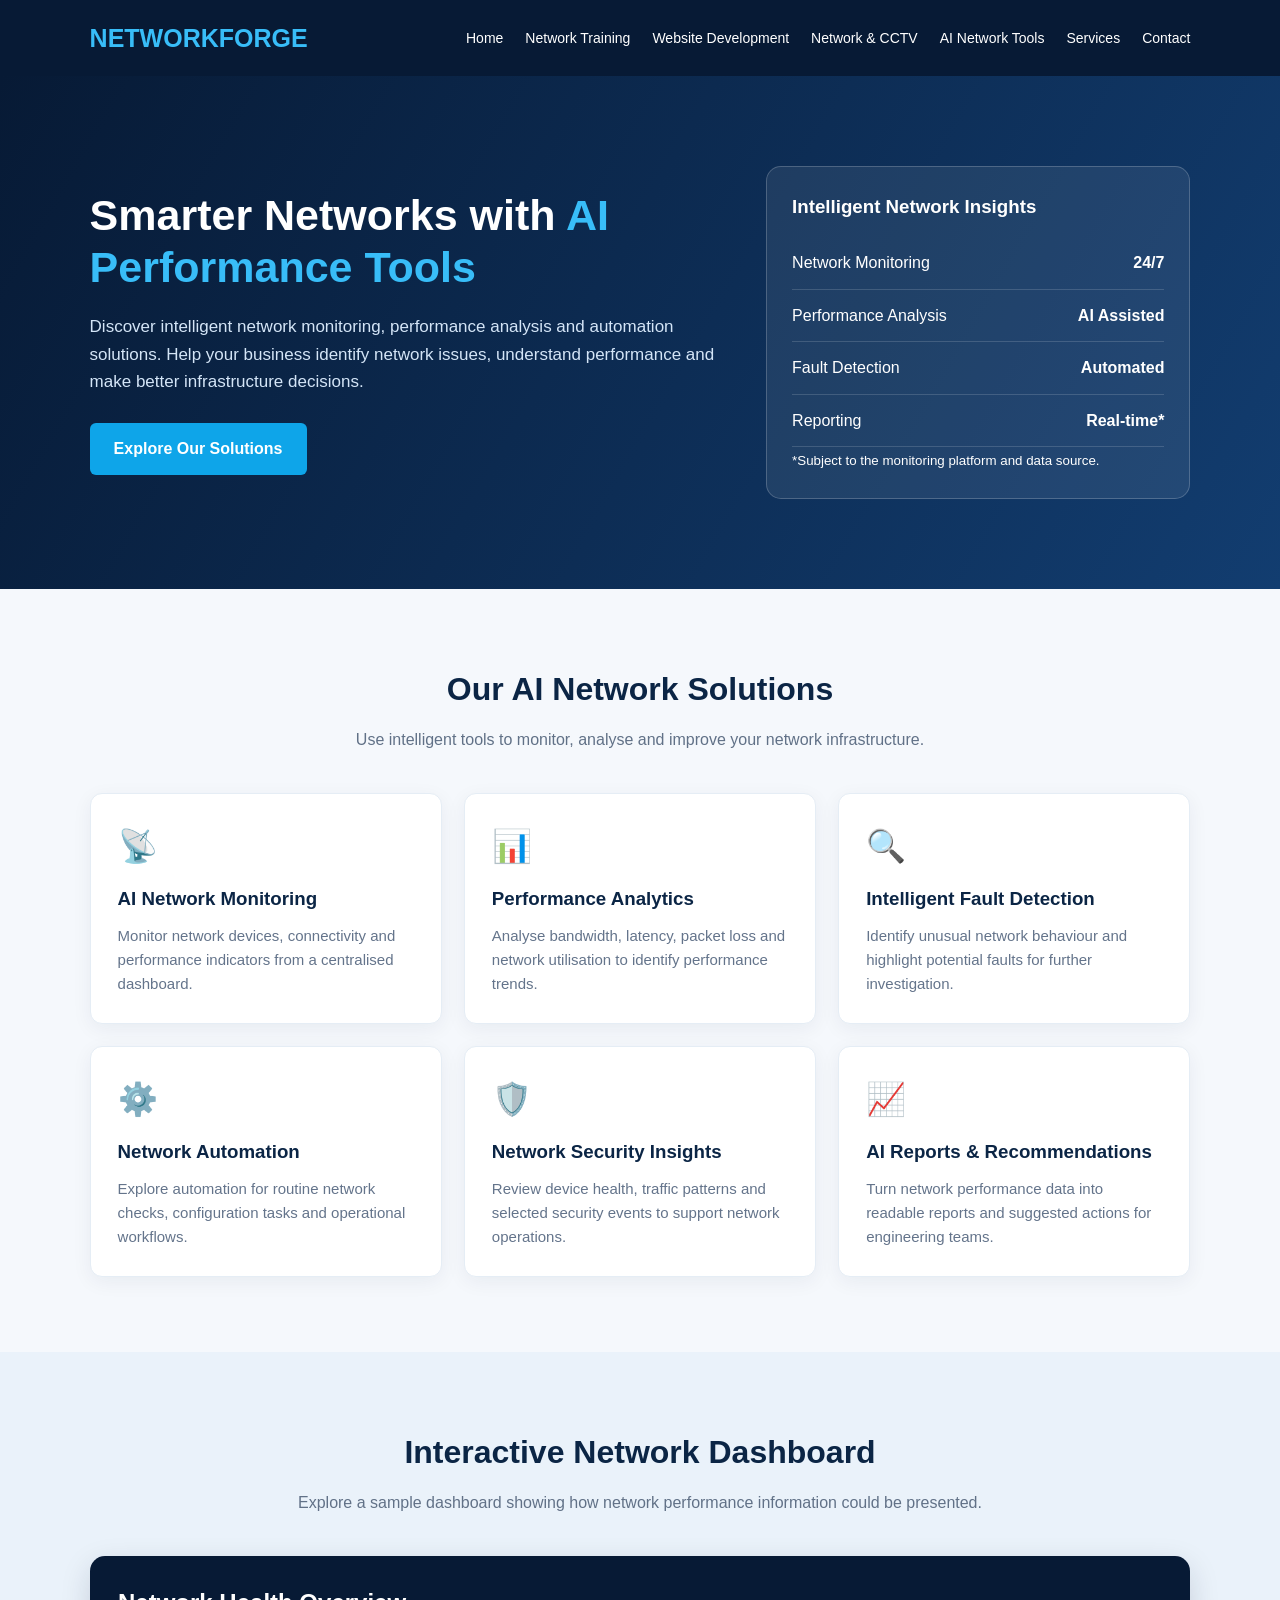
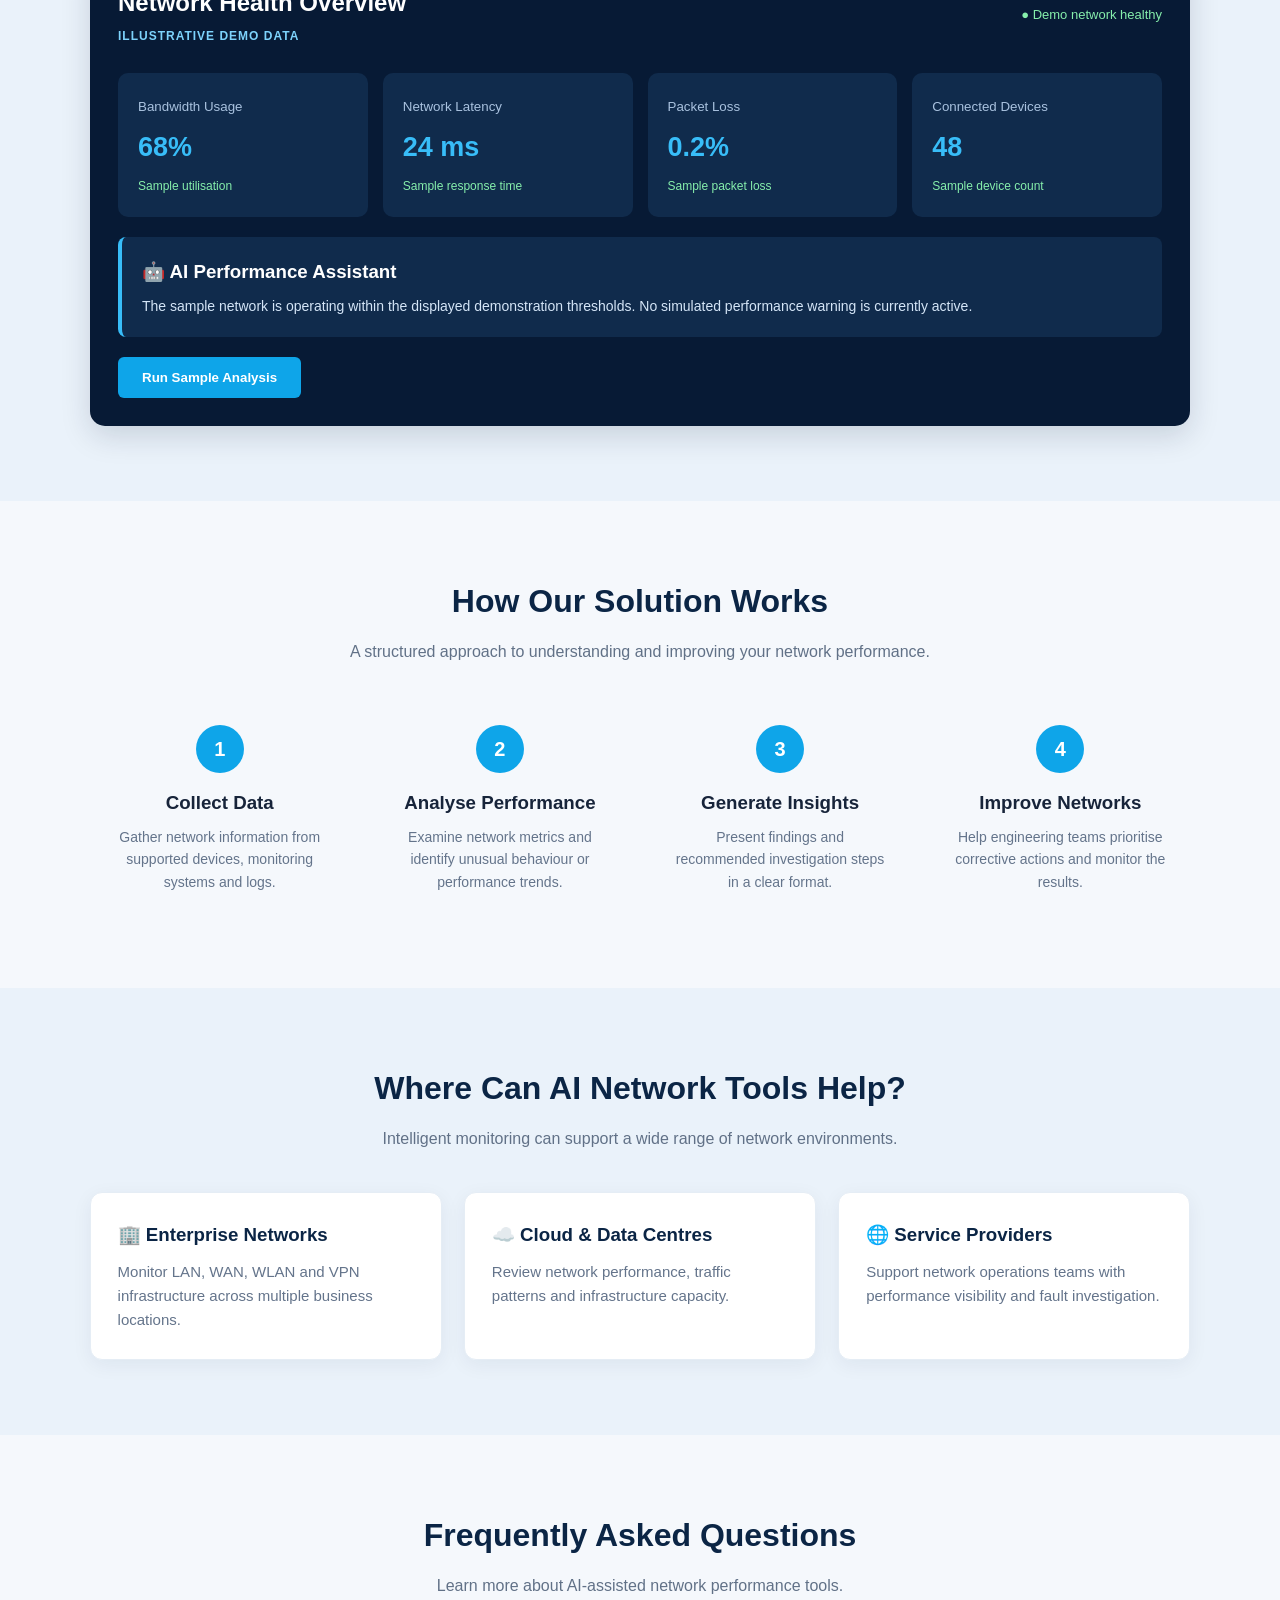
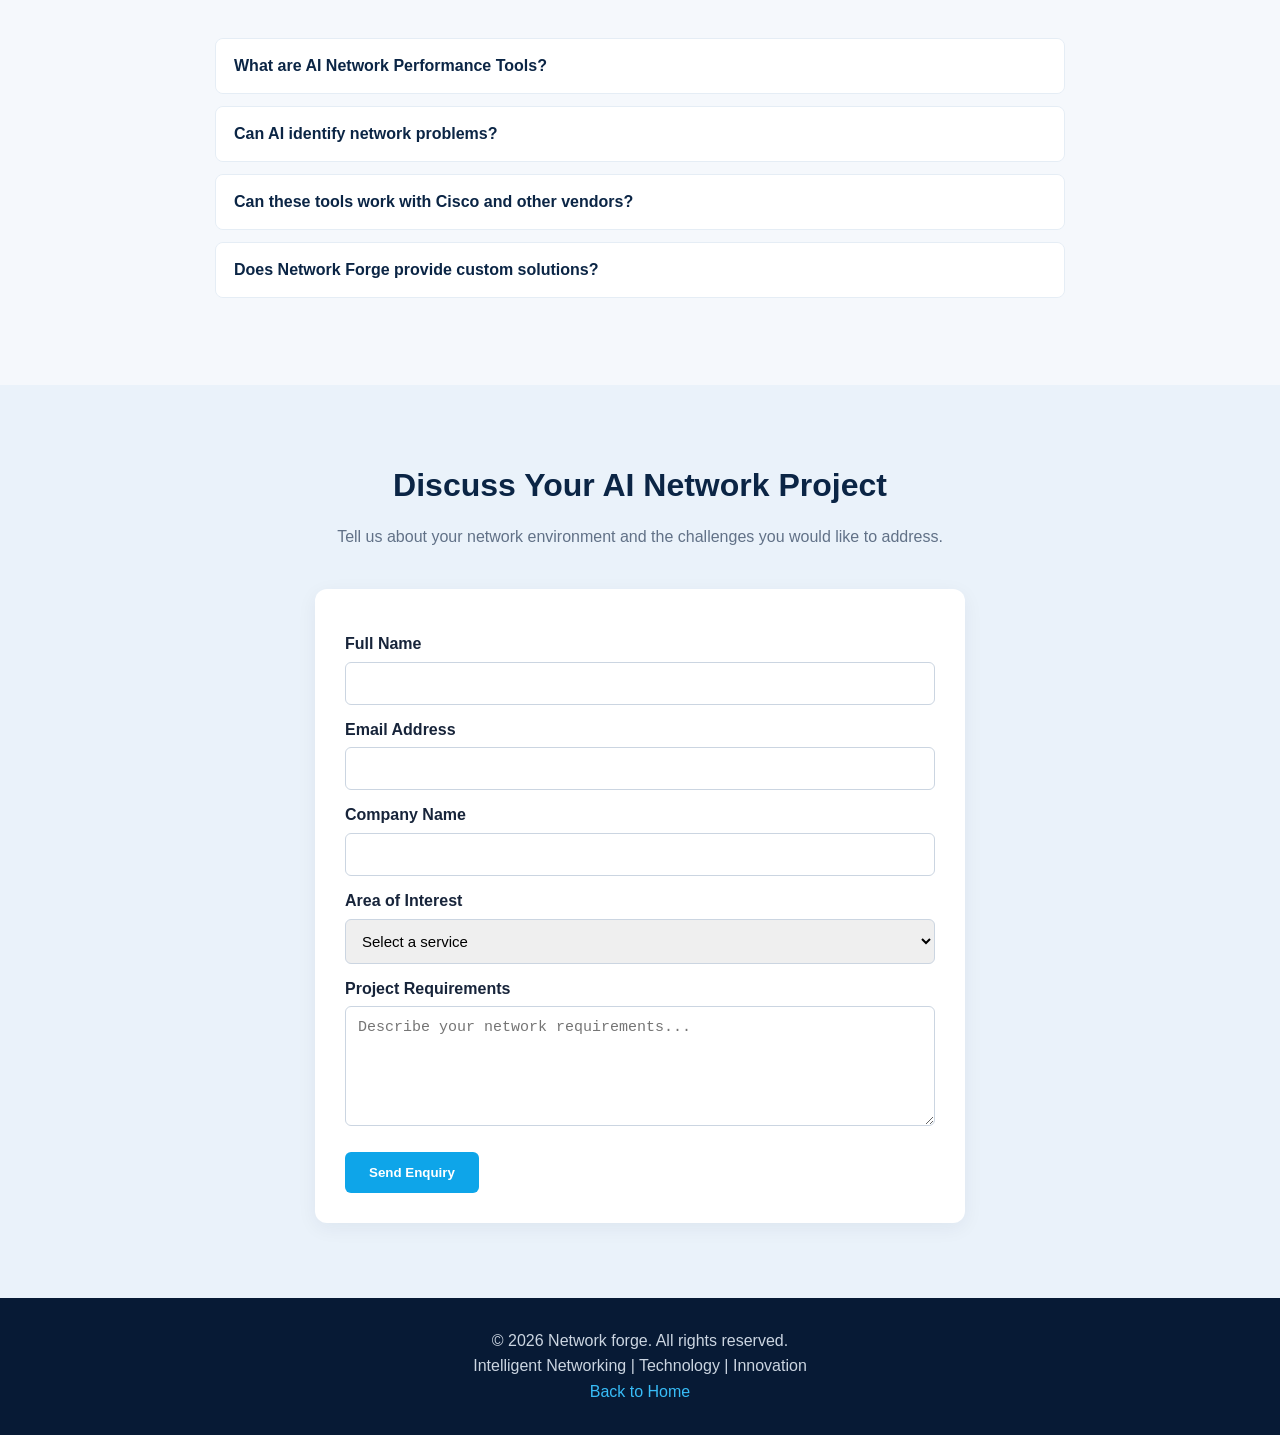
<file: ai-network-performance.html>
<!DOCTYPE html>
<html lang="en">
<head>
    <meta charset="UTF-8">
    <meta name="viewport" content="width=device-width, initial-scale=1.0">
    <title>AI Network Performance Tools | Network Forge</title>

    <style>
        * {
            margin: 0;
            padding: 0;
            box-sizing: border-box;
        }

        html {
            scroll-behavior: smooth;
        }

        body {
            font-family: Arial, sans-serif;
            background: #f5f8fc;
            color: #17243a;
            line-height: 1.6;
        }

        header {
            background: #071a35;
            color: white;
            padding: 18px 7%;
            display: flex;
            align-items: center;
            justify-content: space-between;
            position: sticky;
            top: 0;
            z-index: 100;
        }

        .logo {
            font-size: 25px;
            font-weight: bold;
            color: #38bdf8;
        }

        nav {
            display: flex;
            gap: 22px;
            align-items: center;
        }

        nav a {
            color: white;
            text-decoration: none;
            font-size: 14px;
        }

        nav a:hover {
            color: #38bdf8;
        }

        .menu-toggle {
            display: none;
            background: none;
            border: none;
            color: white;
            font-size: 27px;
            cursor: pointer;
        }

        .hero {
            background: linear-gradient(120deg, #071a35, #123d70);
            color: white;
            padding: 90px 7%;
            display: grid;
            grid-template-columns: 1.2fr 0.8fr;
            align-items: center;
            gap: 40px;
        }

        .hero h1 {
            font-size: 43px;
            line-height: 1.2;
            margin-bottom: 20px;
        }

        .hero h1 span {
            color: #38bdf8;
        }

        .hero p {
            font-size: 17px;
            color: #d4e5f7;
            margin-bottom: 28px;
            max-width: 650px;
        }

        .btn {
            display: inline-block;
            padding: 13px 24px;
            background: #0ea5e9;
            color: white;
            border-radius: 6px;
            text-decoration: none;
            font-weight: bold;
            border: none;
            cursor: pointer;
        }

        .btn:hover {
            background: #0284c7;
        }

        .hero-panel {
            background: rgba(255,255,255,0.08);
            border: 1px solid rgba(255,255,255,0.2);
            border-radius: 15px;
            padding: 25px;
        }

        .hero-panel h3 {
            margin-bottom: 15px;
        }

        .hero-stat {
            display: flex;
            justify-content: space-between;
            padding: 13px 0;
            border-bottom: 1px solid rgba(255,255,255,0.15);
        }

        .hero-stat:last-child {
            border-bottom: none;
        }

        section {
            padding: 75px 7%;
        }

        .section-heading {
            text-align: center;
            max-width: 750px;
            margin: 0 auto 40px;
        }

        .section-heading h2 {
            font-size: 32px;
            color: #0b2545;
            margin-bottom: 12px;
        }

        .section-heading p {
            color: #617187;
        }

        .cards {
            display: grid;
            grid-template-columns: repeat(3, 1fr);
            gap: 22px;
        }

        .card {
            background: white;
            padding: 27px;
            border-radius: 12px;
            box-shadow: 0 5px 20px rgba(15,40,70,0.06);
            border: 1px solid #e5edf5;
        }

        .card-icon {
            font-size: 32px;
            margin-bottom: 12px;
        }

        .card h3 {
            color: #0b2545;
            margin-bottom: 10px;
        }

        .card p {
            color: #64748b;
            font-size: 15px;
        }

        .dashboard-section {
            background: #eaf2fa;
        }

        .dashboard {
            background: #071a35;
            color: white;
            max-width: 1100px;
            margin: auto;
            padding: 28px;
            border-radius: 15px;
            box-shadow: 0 10px 30px rgba(7,26,53,0.15);
        }

        .dashboard-header {
            display: flex;
            justify-content: space-between;
            align-items: center;
            gap: 15px;
            margin-bottom: 25px;
            flex-wrap: wrap;
        }

        .demo-label {
            color: #7dd3fc;
            font-size: 12px;
            font-weight: bold;
            letter-spacing: 1px;
        }

        .status {
            color: #86efac;
            font-size: 13px;
        }

        .metrics {
            display: grid;
            grid-template-columns: repeat(4, 1fr);
            gap: 15px;
        }

        .metric {
            background: #102b4c;
            padding: 20px;
            border-radius: 10px;
        }

        .metric small {
            color: #a9c2df;
        }

        .metric h2 {
            font-size: 27px;
            margin: 8px 0;
            color: #38bdf8;
        }

        .metric p {
            font-size: 12px;
            color: #86efac;
        }

        .analysis-box {
            margin-top: 20px;
            background: #102b4c;
            border-left: 4px solid #38bdf8;
            padding: 20px;
            border-radius: 8px;
        }

        .analysis-box h3 {
            margin-bottom: 8px;
        }

        .analysis-box p {
            color: #d4e5f7;
            font-size: 14px;
        }

        .dashboard-button {
            margin-top: 20px;
        }

        .process {
            display: grid;
            grid-template-columns: repeat(4, 1fr);
            gap: 20px;
        }

        .process-step {
            text-align: center;
            padding: 20px;
        }

        .step-number {
            width: 48px;
            height: 48px;
            margin: 0 auto 15px;
            display: grid;
            place-items: center;
            border-radius: 50%;
            background: #0ea5e9;
            color: white;
            font-size: 20px;
            font-weight: bold;
        }

        .process-step h3 {
            margin-bottom: 8px;
        }

        .process-step p {
            color: #64748b;
            font-size: 14px;
        }

        .faq-container {
            max-width: 850px;
            margin: auto;
        }

        .faq-item {
            background: white;
            border: 1px solid #e5edf5;
            border-radius: 8px;
            margin-bottom: 12px;
            overflow: hidden;
        }

        .faq-question {
            width: 100%;
            padding: 18px;
            background: white;
            border: none;
            text-align: left;
            font-size: 16px;
            font-weight: bold;
            cursor: pointer;
            color: #0b2545;
        }

        .faq-answer {
            display: none;
            padding: 0 18px 18px;
            color: #64748b;
        }

        .faq-item.active .faq-answer {
            display: block;
        }

        .faq-item.active .faq-question {
            color: #0284c7;
        }

        .contact-section {
            background: #eaf2fa;
        }

        .contact-form {
            max-width: 650px;
            margin: auto;
            background: white;
            padding: 30px;
            border-radius: 12px;
            box-shadow: 0 5px 20px rgba(15,40,70,0.06);
        }

        .contact-form label {
            display: block;
            margin: 12px 0 5px;
            font-weight: bold;
        }

        .contact-form input,
        .contact-form select,
        .contact-form textarea {
            width: 100%;
            padding: 12px;
            border: 1px solid #cbd5e1;
            border-radius: 6px;
            font-size: 15px;
        }

        .contact-form textarea {
            min-height: 120px;
            resize: vertical;
        }

        .contact-form button {
            margin-top: 18px;
        }

        footer {
            background: #071a35;
            color: #cbd5e1;
            padding: 30px 7%;
            text-align: center;
        }

        footer a {
            color: #38bdf8;
            text-decoration: none;
        }

        @media (max-width: 900px) {
            .hero {
                grid-template-columns: 1fr;
            }

            .cards {
                grid-template-columns: repeat(2, 1fr);
            }

            .metrics {
                grid-template-columns: repeat(2, 1fr);
            }

            .process {
                grid-template-columns: repeat(2, 1fr);
            }
        }

        @media (max-width: 650px) {
            header {
                flex-wrap: wrap;
            }

            .menu-toggle {
                display: block;
            }

            nav {
                display: none;
                flex-direction: column;
                align-items: flex-start;
                width: 100%;
                padding-top: 15px;
            }

            nav.active {
                display: flex;
            }

            .hero h1 {
                font-size: 34px;
            }

            .cards,
            .metrics,
            .process {
                grid-template-columns: 1fr;
            }

            section {
                padding: 55px 6%;
            }

            .dashboard {
                padding: 18px;
            }
        }
    </style>
</head>

<body>

<header>
    <div class="logo">NETWORKFORGE</div>

    <button class="menu-toggle" id="menuToggle"
            aria-label="Toggle navigation" aria-expanded="false">
        ☰
    </button>

    <nav id="navigation">
        <a href="index.html">Home</a>
        <a href="network-training.html">Network Training</a>
        <a href="website-development.html">Website Development</a>
        <a href="network-cctv-solutions.html">Network & CCTV</a>
        <a href="#services">AI Network Tools</a>
        <a href="index.html#services">Services</a>
        <a href="contact.html">Contact</a>
    </nav>
</header>

<!-- HERO -->
<section class="hero">
    <div>
        <h1>Smarter Networks with <span>AI Performance Tools</span></h1>

        <p>
            Discover intelligent network monitoring, performance analysis
            and automation solutions. Help your business identify network
            issues, understand performance and make better infrastructure
            decisions.
        </p>

        <a href="#services" class="btn">Explore Our Solutions</a>
    </div>

    <div class="hero-panel">
        <h3>Intelligent Network Insights</h3>

        <div class="hero-stat">
            <span>Network Monitoring</span>
            <strong>24/7</strong>
        </div>

        <div class="hero-stat">
            <span>Performance Analysis</span>
            <strong>AI Assisted</strong>
        </div>

        <div class="hero-stat">
            <span>Fault Detection</span>
            <strong>Automated</strong>
        </div>

        <div class="hero-stat">
            <span>Reporting</span>
            <strong>Real-time*</strong>
        </div>

        <small>*Subject to the monitoring platform and data source.</small>
    </div>
</section>

<!-- SERVICES -->
<section id="services">
    <div class="section-heading">
        <h2>Our AI Network Solutions</h2>
        <p>
            Use intelligent tools to monitor, analyse and improve
            your network infrastructure.
        </p>
    </div>

    <div class="cards">

        <div class="card">
            <div class="card-icon">📡</div>
            <h3>AI Network Monitoring</h3>
            <p>
                Monitor network devices, connectivity and performance
                indicators from a centralised dashboard.
            </p>
        </div>

        <div class="card">
            <div class="card-icon">📊</div>
            <h3>Performance Analytics</h3>
            <p>
                Analyse bandwidth, latency, packet loss and network
                utilisation to identify performance trends.
            </p>
        </div>

        <div class="card">
            <div class="card-icon">🔍</div>
            <h3>Intelligent Fault Detection</h3>
            <p>
                Identify unusual network behaviour and highlight
                potential faults for further investigation.
            </p>
        </div>

        <div class="card">
            <div class="card-icon">⚙️</div>
            <h3>Network Automation</h3>
            <p>
                Explore automation for routine network checks,
                configuration tasks and operational workflows.
            </p>
        </div>

        <div class="card">
            <div class="card-icon">🛡️</div>
            <h3>Network Security Insights</h3>
            <p>
                Review device health, traffic patterns and selected
                security events to support network operations.
            </p>
        </div>

        <div class="card">
            <div class="card-icon">📈</div>
            <h3>AI Reports & Recommendations</h3>
            <p>
                Turn network performance data into readable reports
                and suggested actions for engineering teams.
            </p>
        </div>

    </div>
</section>

<!-- INTERACTIVE DASHBOARD -->
<section class="dashboard-section">
    <div class="section-heading">
        <h2>Interactive Network Dashboard</h2>
        <p>
            Explore a sample dashboard showing how network performance
            information could be presented.
        </p>
    </div>

    <div class="dashboard">

        <div class="dashboard-header">
            <div>
                <h2>Network Health Overview</h2>
                <span class="demo-label">ILLUSTRATIVE DEMO DATA</span>
            </div>

            <span class="status" id="networkStatus">
                ● Demo network healthy
            </span>
        </div>

        <div class="metrics">

            <div class="metric">
                <small>Bandwidth Usage</small>
                <h2 id="bandwidth">68%</h2>
                <p>Sample utilisation</p>
            </div>

            <div class="metric">
                <small>Network Latency</small>
                <h2 id="latency">24 ms</h2>
                <p>Sample response time</p>
            </div>

            <div class="metric">
                <small>Packet Loss</small>
                <h2 id="packetLoss">0.2%</h2>
                <p>Sample packet loss</p>
            </div>

            <div class="metric">
                <small>Connected Devices</small>
                <h2 id="devices">48</h2>
                <p>Sample device count</p>
            </div>

        </div>

        <div class="analysis-box">
            <h3>🤖 AI Performance Assistant</h3>
            <p id="aiAnalysis" aria-live="polite">
                The sample network is operating within the displayed
                demonstration thresholds. No simulated performance
                warning is currently active.
            </p>
        </div>

        <button class="btn dashboard-button" id="analyseButton">
            Run Sample Analysis
        </button>

    </div>
</section>

<!-- HOW IT WORKS -->
<section>
    <div class="section-heading">
        <h2>How Our Solution Works</h2>
        <p>
            A structured approach to understanding and improving
            your network performance.
        </p>
    </div>

    <div class="process">

        <div class="process-step">
            <div class="step-number">1</div>
            <h3>Collect Data</h3>
            <p>
                Gather network information from supported devices,
                monitoring systems and logs.
            </p>
        </div>

        <div class="process-step">
            <div class="step-number">2</div>
            <h3>Analyse Performance</h3>
            <p>
                Examine network metrics and identify unusual
                behaviour or performance trends.
            </p>
        </div>

        <div class="process-step">
            <div class="step-number">3</div>
            <h3>Generate Insights</h3>
            <p>
                Present findings and recommended investigation
                steps in a clear format.
            </p>
        </div>

        <div class="process-step">
            <div class="step-number">4</div>
            <h3>Improve Networks</h3>
            <p>
                Help engineering teams prioritise corrective
                actions and monitor the results.
            </p>
        </div>

    </div>
</section>

<!-- USE CASES -->
<section style="background:#eaf2fa;">
    <div class="section-heading">
        <h2>Where Can AI Network Tools Help?</h2>
        <p>
            Intelligent monitoring can support a wide range of
            network environments.
        </p>
    </div>

    <div class="cards">

        <div class="card">
            <h3>🏢 Enterprise Networks</h3>
            <p>
                Monitor LAN, WAN, WLAN and VPN infrastructure
                across multiple business locations.
            </p>
        </div>

        <div class="card">
            <h3>☁️ Cloud & Data Centres</h3>
            <p>
                Review network performance, traffic patterns
                and infrastructure capacity.
            </p>
        </div>

        <div class="card">
            <h3>🌐 Service Providers</h3>
            <p>
                Support network operations teams with performance
                visibility and fault investigation.
            </p>
        </div>

    </div>
</section>

<!-- FAQ -->
<section>
    <div class="section-heading">
        <h2>Frequently Asked Questions</h2>
        <p>Learn more about AI-assisted network performance tools.</p>
    </div>

    <div class="faq-container">

        <div class="faq-item">
            <button class="faq-question">
                What are AI Network Performance Tools?
            </button>
            <div class="faq-answer">
                They use data analysis and, where configured,
                machine learning to help monitor network performance,
                identify unusual patterns and support troubleshooting.
            </div>
        </div>

        <div class="faq-item">
            <button class="faq-question">
                Can AI identify network problems?
            </button>
            <div class="faq-answer">
                AI-assisted systems can highlight anomalies and
                potential faults. Engineers should validate findings
                before making network changes.
            </div>
        </div>

        <div class="faq-item">
            <button class="faq-question">
                Can these tools work with Cisco and other vendors?
            </button>
            <div class="faq-answer">
                Integration depends on the devices, APIs, telemetry
                protocols and monitoring platforms available.
                Supported integrations should be assessed for each project.
            </div>
        </div>

        <div class="faq-item">
            <button class="faq-question">
                Does Network Forge provide custom solutions?
            </button>
            <div class="faq-answer">
                Contact us to discuss your requirements and explore
                suitable monitoring, analytics and automation options.
            </div>
        </div>

    </div>
</section>

<!-- CONTACT -->
<section class="contact-section" id="enquiry">
    <div class="section-heading">
        <h2>Discuss Your AI Network Project</h2>
        <p>
            Tell us about your network environment and the challenges
            you would like to address.
        </p>
    </div>

    <form class="contact-form" id="enquiryForm">

        <label for="name">Full Name</label>
        <input type="text" id="name" required>

        <label for="email">Email Address</label>
        <input type="email" id="email" required>

        <label for="company">Company Name</label>
        <input type="text" id="company">

        <label for="service">Area of Interest</label>
        <select id="service" required>
            <option value="">Select a service</option>
            <option>AI Network Monitoring</option>
            <option>Network Performance Analytics</option>
            <option>Intelligent Fault Detection</option>
            <option>Network Automation</option>
            <option>Custom AI Network Solution</option>
        </select>

        <label for="message">Project Requirements</label>
        <textarea id="message"
                  placeholder="Describe your network requirements..."
                  required></textarea>

        <button type="submit" class="btn">
            Send Enquiry
        </button>

    </form>
</section>

<footer>
    <p>© <span id="year"></span> Network forge. All rights reserved.</p>
    <p>Intelligent Networking | Technology | Innovation</p>
    <p><a href="index.html">Back to Home</a></p>
</footer>

<script>
    // Mobile navigation
    const menuToggle = document.getElementById("menuToggle");
    const navigation = document.getElementById("navigation");

    menuToggle.addEventListener("click", function () {
        const isOpen = navigation.classList.toggle("active");
        menuToggle.setAttribute("aria-expanded", isOpen);
    });

    // Close mobile menu after clicking a link
    document.querySelectorAll("#navigation a").forEach(link => {
        link.addEventListener("click", function () {
            navigation.classList.remove("active");
            menuToggle.setAttribute("aria-expanded", "false");
        });
    });

    // Footer year
    document.getElementById("year").textContent =
        new Date().getFullYear();

    // FAQ accordion
    document.querySelectorAll(".faq-question").forEach(button => {
        button.addEventListener("click", function () {
            const item = this.parentElement;
            item.classList.toggle("active");
        });
    });

    // Illustrative network performance demo
    document.getElementById("analyseButton")
        .addEventListener("click", function () {

        const bandwidth = Math.floor(Math.random() * 61) + 30;
        const latency = Math.floor(Math.random() * 81) + 10;
        const packetLoss = (Math.random() * 1.5).toFixed(2);
        const devices = Math.floor(Math.random() * 31) + 35;

        document.getElementById("bandwidth").textContent =
            bandwidth + "%";

        document.getElementById("latency").textContent =
            latency + " ms";

        document.getElementById("packetLoss").textContent =
            packetLoss + "%";

        document.getElementById("devices").textContent =
            devices;

        const analysis = document.getElementById("aiAnalysis");
        const status = document.getElementById("networkStatus");

        let messages = [];

        if (bandwidth > 80) {
            messages.push(
                "High bandwidth utilisation detected. Review traffic usage."
            );
        }

        if (latency > 60) {
            messages.push(
                "Elevated latency detected. Investigate network delay."
            );
        }

        if (Number(packetLoss) > 1) {
            messages.push(
                "Packet loss is elevated. Check links and interface errors."
            );
        }

        if (messages.length === 0) {
            analysis.textContent =
                "The simulated network readings are within the " +
                "demo thresholds. Continue monitoring performance.";
            status.textContent = "● Demo network healthy";
            status.style.color = "#86efac";
        } else {
            analysis.textContent = messages.join(" ");
            status.textContent = "● Demo warning detected";
            status.style.color = "#fbbf24";
        }

    });

    // Enquiry form
    document.getElementById("enquiryForm")
        .addEventListener("submit", function (event) {

        event.preventDefault();

        const name = document.getElementById("name").value;
        const email = document.getElementById("email").value;
        const company = document.getElementById("company").value;
        const service = document.getElementById("service").value;
        const message = document.getElementById("message").value;

        const subject = encodeURIComponent(
            "AI Network Performance Enquiry"
        );

        const body = encodeURIComponent(
            "Name: " + name +
            "\nEmail: " + email +
            "\nCompany: " + company +
            "\nService: " + service +
            "\nRequirements: " + message
        );

        // Replace with your real business email address
        window.location.href =
            "mailto:contactus@network-forge.com?subject=" +
            subject + "&body=" + body;
    });
</script>

</body>
</html>
</file>
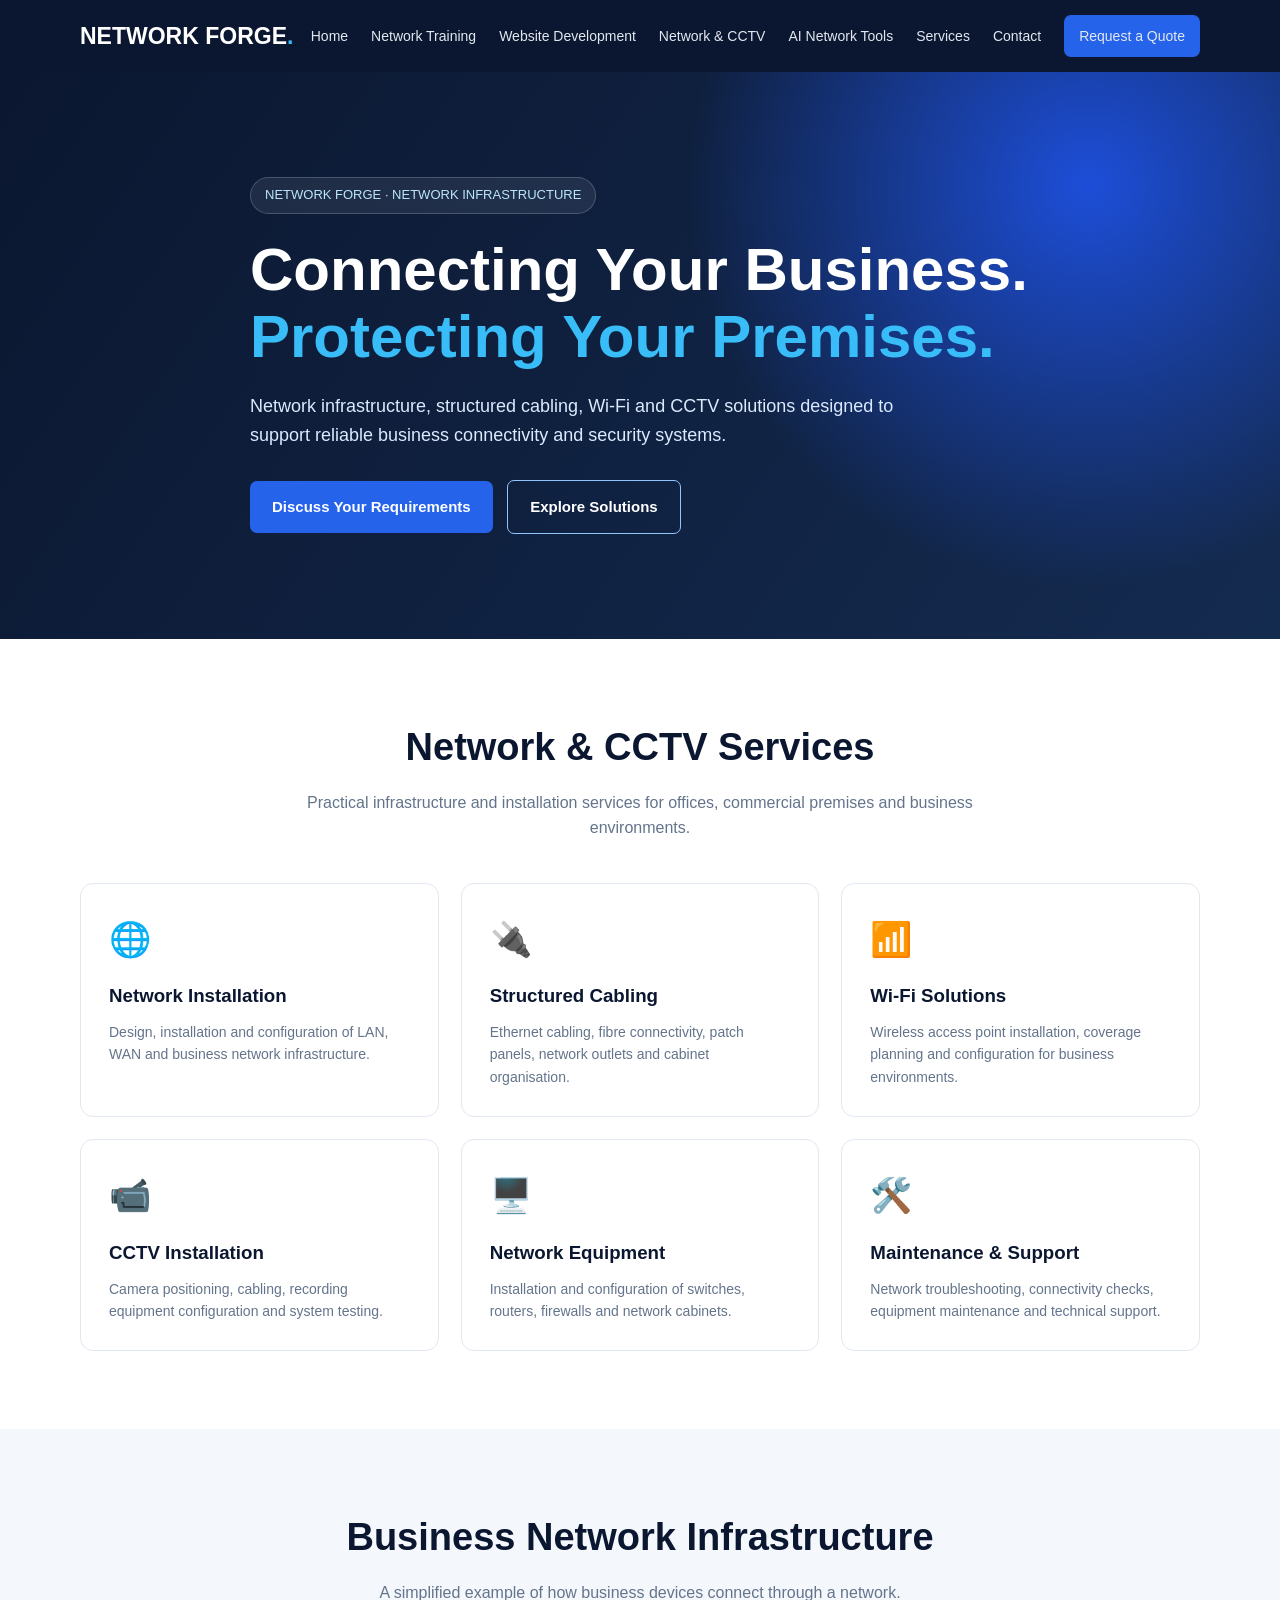
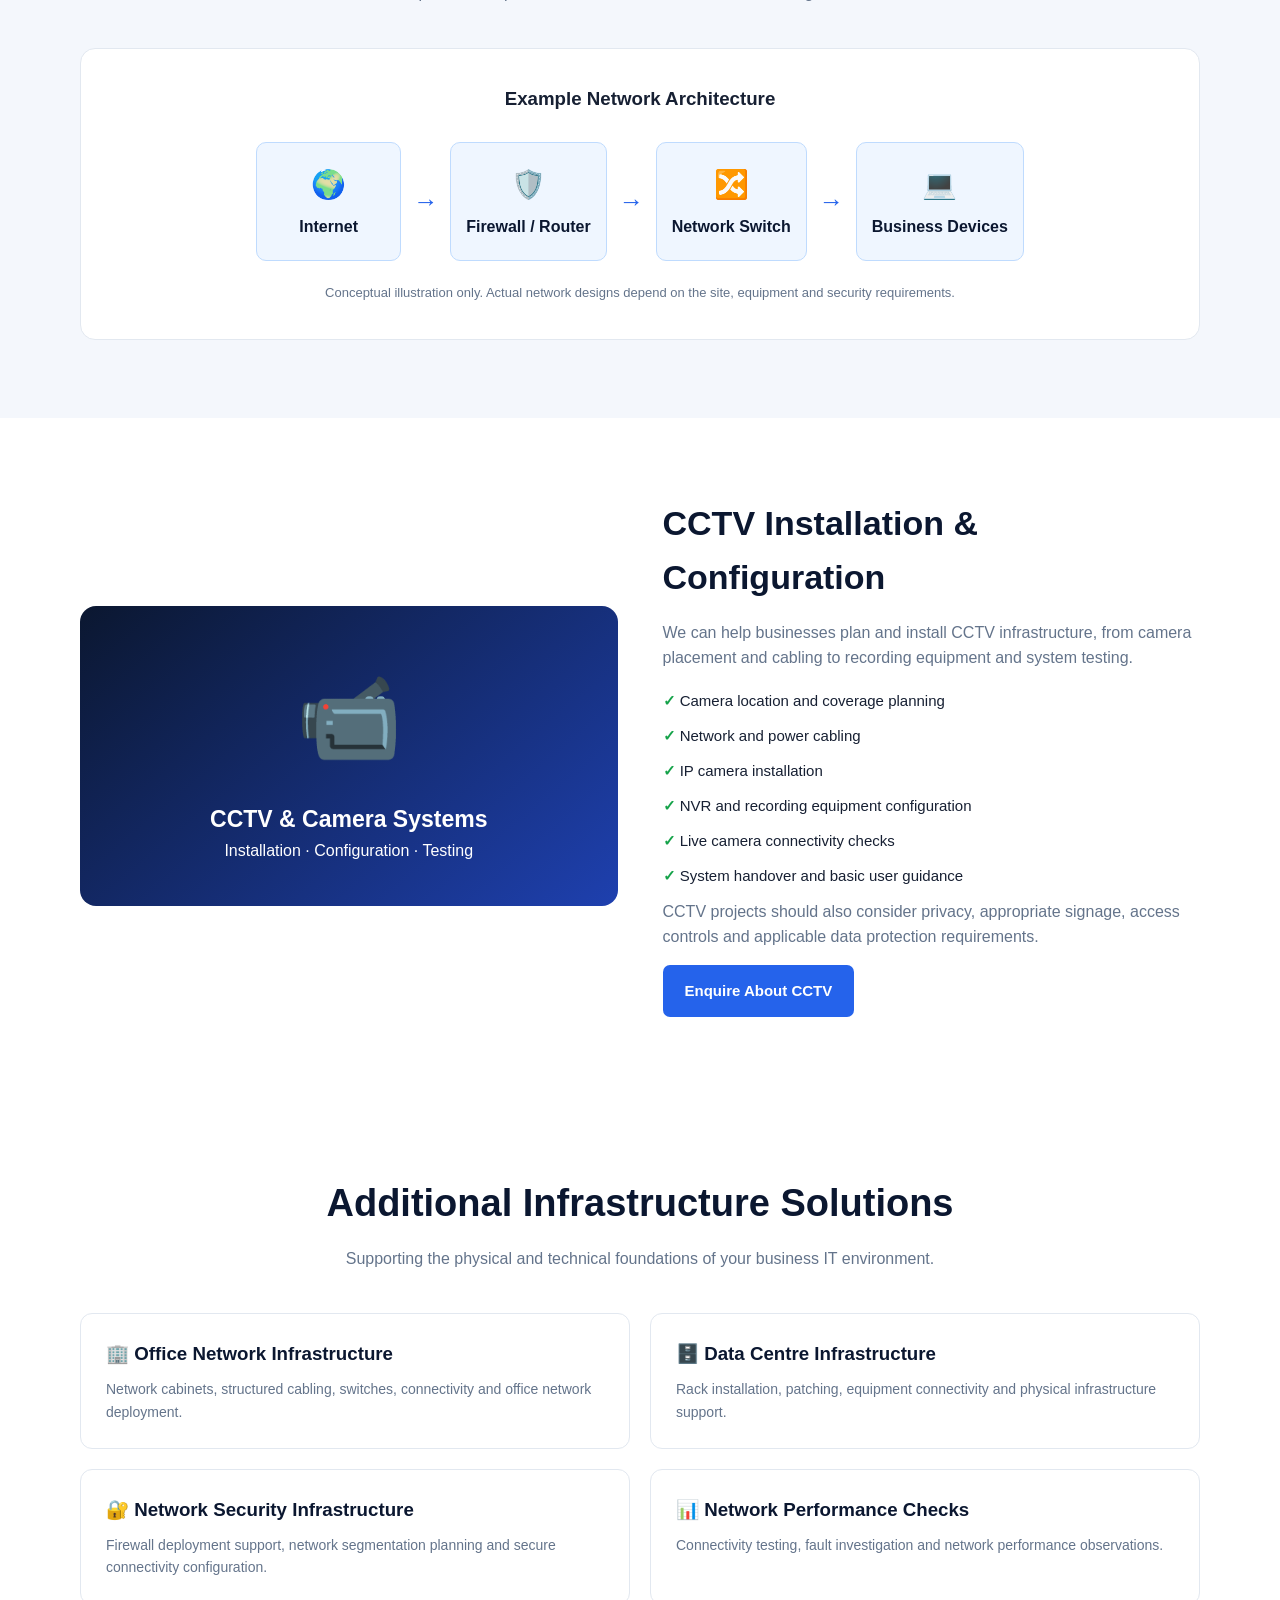
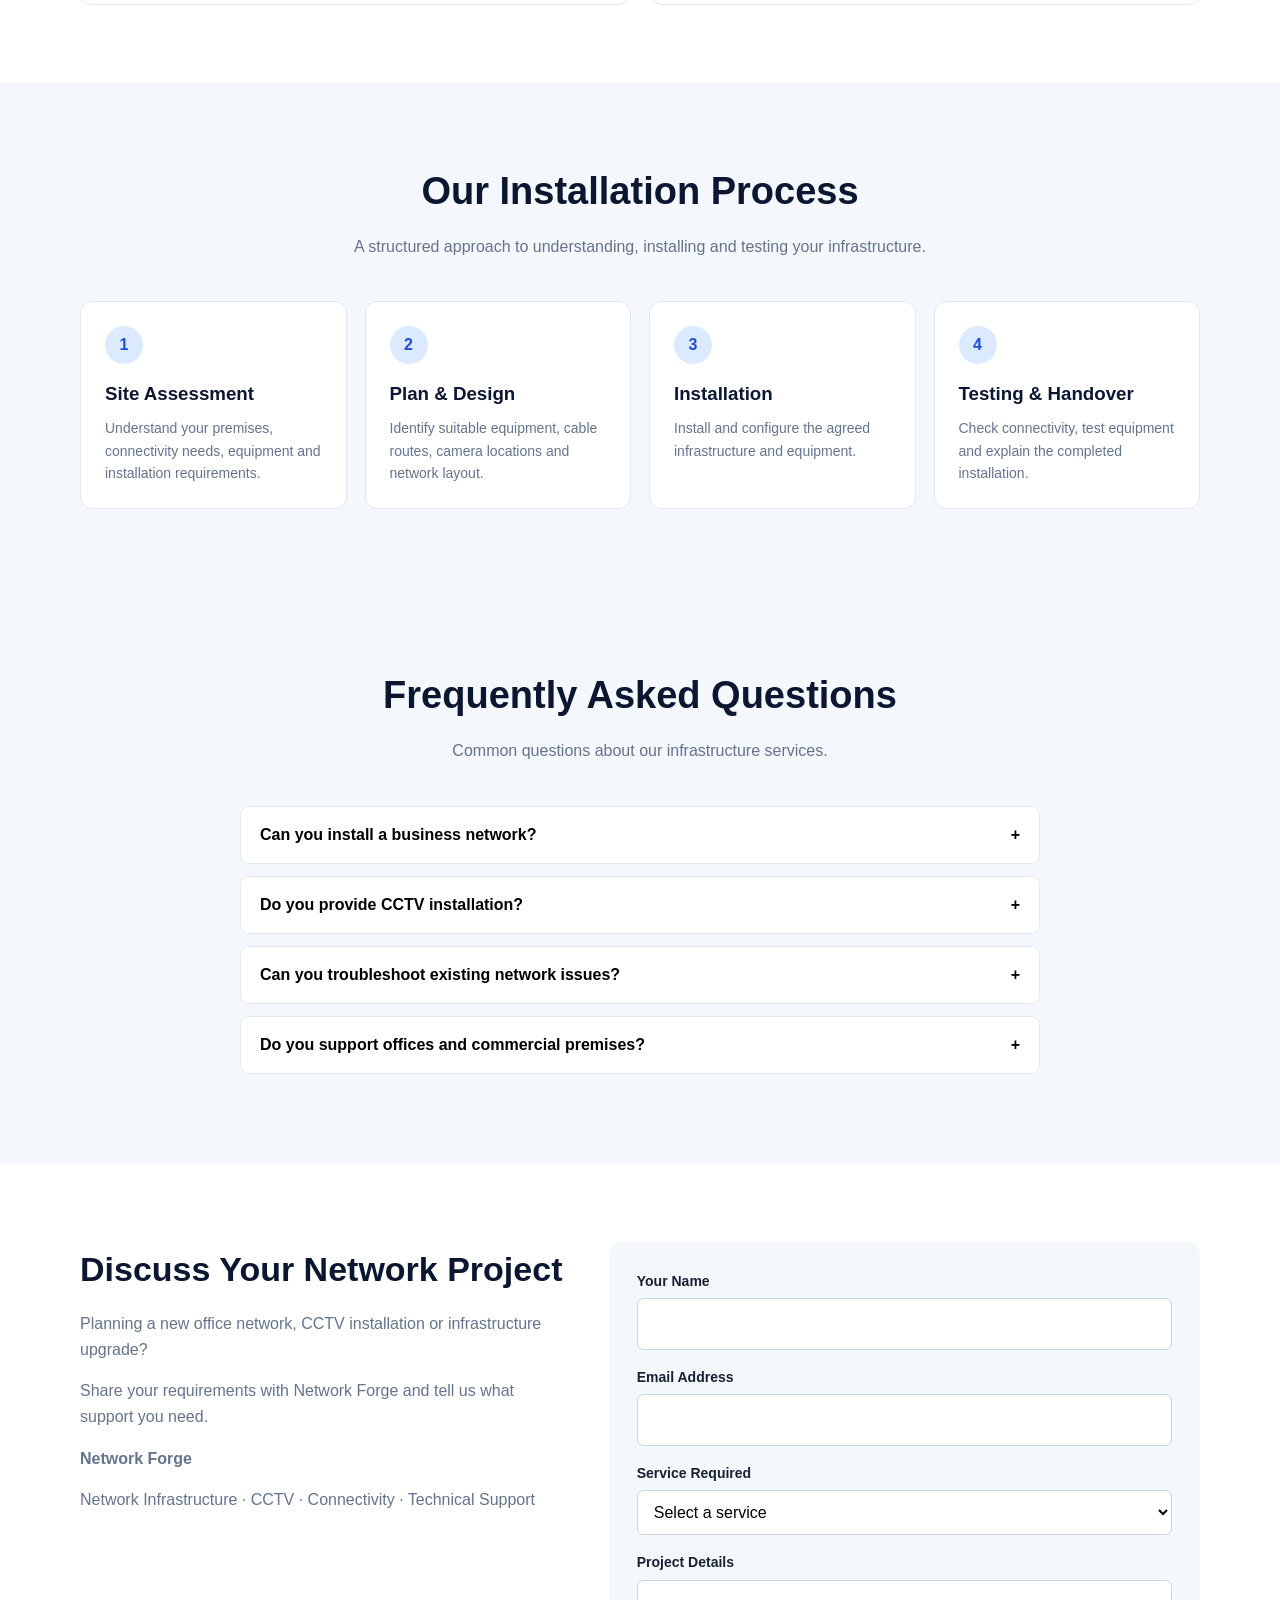
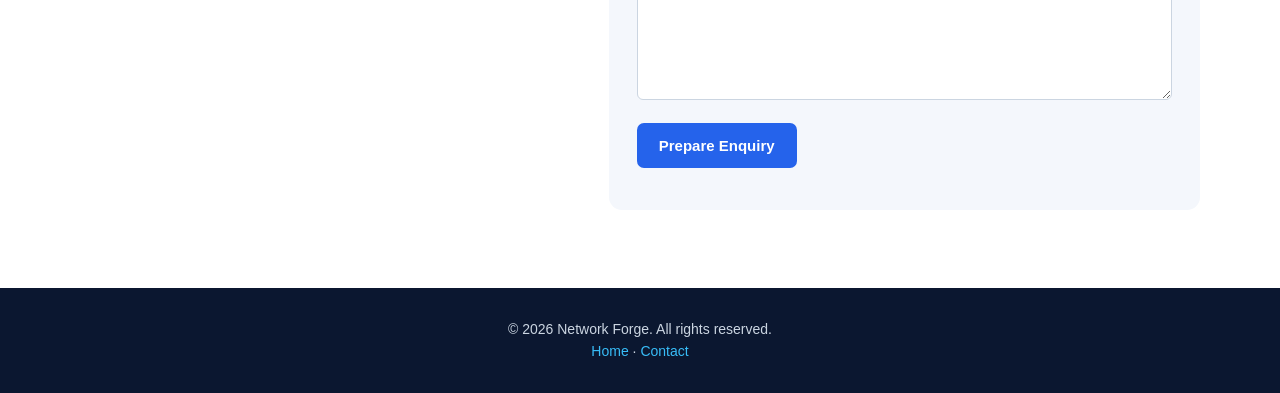
<file: network-cctv-solutions.html>
<!DOCTYPE html>
<html lang="en">
<head>
  <meta charset="UTF-8">
  <meta name="viewport" content="width=device-width, initial-scale=1.0">

  <meta name="description"
        content="Network Forge provides network infrastructure, structured cabling, CCTV installation and technical support solutions.">

  <title>Network & CCTV Solutions | Network Forge</title>

  <style>
    :root {
      --navy: #0b1730;
      --blue: #2563eb;
      --cyan: #38bdf8;
      --light: #f4f7fc;
      --text: #172033;
      --muted: #64748b;
      --white: #ffffff;
    }

    * {
      box-sizing: border-box;
      margin: 0;
      padding: 0;
    }

    html {
      scroll-behavior: smooth;
    }

    body {
      font-family: Arial, Helvetica, sans-serif;
      color: var(--text);
      line-height: 1.6;
      background: white;
    }

    a {
      text-decoration: none;
      color: inherit;
    }

    .container {
      width: min(1120px, 90%);
      margin: auto;
    }
    
    /* Navigation */

    header {
      background: var(--navy);
      color: white;
      position: sticky;
      top: 0;
      z-index: 100;
    }

    .navbar {
      min-height: 72px;
      display: flex;
      justify-content: space-between;
      align-items: center;
    }

    .logo {
      font-size: 23px;
      font-weight: 800;
    }

    .logo span {
      color: var(--cyan);
    }

    .nav-links {
      display: flex;
      align-items: center;
      gap: 23px;
    }

    .nav-links a {
      color: #e2e8f0;
      font-size: 14px;
    }

    .nav-links a:hover {
      color: var(--cyan);
    }

    .nav-cta {
      background: var(--blue);
      padding: 10px 15px;
      border-radius: 7px;
    }

    .menu-toggle {
      display: none;
      background: transparent;
      border: 0;
      color: white;
      font-size: 27px;
      cursor: pointer;
    }

    /* Hero */

    .hero {
      color: white;
      padding: 105px 0;
      background:
        radial-gradient(circle at 85% 20%, #1d4ed8 0, transparent 34%),
        linear-gradient(125deg, #0b1730, #142b50);
    }

    .hero-content {
      max-width: 780px;
    }

    .eyebrow {
      display: inline-block;
      background: #ffffff14;
      border: 1px solid #ffffff30;
      border-radius: 30px;
      padding: 7px 14px;
      color: #bae6fd;
      font-size: 13px;
      margin-bottom: 22px;
    }

    .hero h1 {
      font-size: clamp(37px, 6vw, 60px);
      line-height: 1.12;
      margin-bottom: 22px;
    }

    .hero h1 span {
      color: var(--cyan);
    }

    .hero p {
      font-size: 18px;
      color: #dbeafe;
      max-width: 680px;
      margin-bottom: 30px;
    }

    .button {
      display: inline-block;
      padding: 14px 22px;
      border-radius: 7px;
      font-size: 15px;
      font-weight: bold;
      cursor: pointer;
      border: none;
    }

    .button-primary {
      background: var(--blue);
      color: white;
    }

    .button-primary:hover {
      background: #1d4ed8;
    }

    .button-outline {
      border: 1px solid #93c5fd;
      color: white;
      margin-left: 10px;
    }

    /* General sections */

    section {
      padding: 78px 0;
    }

    .section-heading {
      max-width: 720px;
      margin: 0 auto 42px;
      text-align: center;
    }

    .section-heading h2 {
      color: var(--navy);
      font-size: clamp(28px, 4vw, 38px);
      margin-bottom: 12px;
    }

    .section-heading p {
      color: var(--muted);
    }

    /* Services */

    .services-grid {
      display: grid;
      grid-template-columns: repeat(3, 1fr);
      gap: 22px;
    }

    .service-card {
      padding: 28px;
      border: 1px solid #e2e8f0;
      border-radius: 13px;
      background: white;
      transition: 0.2s;
    }

    .service-card:hover {
      transform: translateY(-5px);
      box-shadow: 0 12px 30px #0f172a12;
    }

    .service-icon {
      font-size: 34px;
      margin-bottom: 15px;
    }

    .service-card h3 {
      color: var(--navy);
      margin-bottom: 10px;
    }

    .service-card p {
      color: var(--muted);
      font-size: 14px;
    }

    /* Network diagram */

    .network-section {
      background: var(--light);
    }

    .network-panel {
      background: white;
      padding: 35px;
      border: 1px solid #e2e8f0;
      border-radius: 15px;
      text-align: center;
    }

    .network-flow {
      display: flex;
      justify-content: center;
      align-items: center;
      flex-wrap: wrap;
      gap: 12px;
      margin-top: 28px;
    }

    .network-node {
      min-width: 145px;
      padding: 20px 15px;
      border-radius: 10px;
      background: #eff6ff;
      border: 1px solid #bfdbfe;
    }

    .network-node strong {
      display: block;
      color: var(--navy);
      margin-top: 7px;
    }

    .network-node span {
      font-size: 28px;
    }

    .network-arrow {
      color: var(--blue);
      font-size: 25px;
      font-weight: bold;
    }

    .network-note {
      color: var(--muted);
      font-size: 13px;
      margin-top: 22px;
    }

    /* CCTV feature */

    .cctv-section {
      background: white;
    }

    .cctv-layout {
      display: grid;
      grid-template-columns: 1fr 1fr;
      gap: 45px;
      align-items: center;
    }

    .cctv-visual {
      background: linear-gradient(140deg, #0b1730, #1e40af);
      min-height: 300px;
      border-radius: 16px;
      display: grid;
      place-items: center;
      color: white;
      text-align: center;
      padding: 30px;
    }

    .cctv-visual span {
      font-size: 85px;
    }

    .cctv-visual h3 {
      font-size: 23px;
      margin-top: 15px;
    }

    .cctv-content h2 {
      font-size: 34px;
      color: var(--navy);
      margin-bottom: 15px;
    }

    .cctv-content p {
      color: var(--muted);
      margin-bottom: 15px;
    }

    .feature-list {
      list-style: none;
      margin-top: 18px;
    }

    .feature-list li {
      margin-bottom: 11px;
      font-size: 15px;
    }

    .feature-list li::before {
      content: "✓ ";
      color: #16a34a;
      font-weight: bold;
    }

    /* Process */

    .process-section {
      background: var(--light);
    }

    .process-grid {
      display: grid;
      grid-template-columns: repeat(4, 1fr);
      gap: 18px;
    }

    .process-card {
      padding: 24px;
      background: white;
      border-radius: 12px;
      border: 1px solid #e2e8f0;
    }

    .step-number {
      width: 38px;
      height: 38px;
      display: grid;
      place-items: center;
      border-radius: 50%;
      background: #dbeafe;
      color: #1d4ed8;
      font-weight: bold;
      margin-bottom: 15px;
    }

    .process-card h3 {
      margin-bottom: 8px;
      color: var(--navy);
    }

    .process-card p {
      font-size: 14px;
      color: var(--muted);
    }

    /* Solutions */

    .solutions-grid {
      display: grid;
      grid-template-columns: repeat(2, 1fr);
      gap: 20px;
    }

    .solution-card {
      border: 1px solid #e2e8f0;
      border-radius: 12px;
      padding: 25px;
    }

    .solution-card h3 {
      color: var(--navy);
      margin-bottom: 9px;
    }

    .solution-card p {
      color: var(--muted);
      font-size: 14px;
    }

    /* FAQ */

    .faq-section {
      background: var(--light);
    }

    .faq-list {
      max-width: 800px;
      margin: auto;
    }

    .faq-item {
      background: white;
      border: 1px solid #e2e8f0;
      border-radius: 9px;
      margin-bottom: 12px;
      overflow: hidden;
    }

    .faq-question {
      width: 100%;
      padding: 19px;
      background: white;
      border: none;
      text-align: left;
      display: flex;
      justify-content: space-between;
      gap: 15px;
      cursor: pointer;
      font-size: 16px;
      font-weight: bold;
    }

    .faq-answer {
      display: none;
      padding: 0 19px 19px;
      font-size: 14px;
      color: var(--muted);
    }

    .faq-item.active .faq-answer {
      display: block;
    }

    /* Contact */

    .contact-layout {
      display: grid;
      grid-template-columns: 0.9fr 1.1fr;
      gap: 45px;
      align-items: start;
    }

    .contact-info h2 {
      color: var(--navy);
      font-size: 34px;
      margin-bottom: 15px;
    }

    .contact-info p {
      color: var(--muted);
      margin-bottom: 16px;
    }

    .contact-form {
      padding: 28px;
      background: var(--light);
      border-radius: 13px;
    }

    .form-group {
      margin-bottom: 16px;
    }

    .form-group label {
      display: block;
      font-weight: bold;
      font-size: 14px;
      margin-bottom: 6px;
    }

    .form-group input,
    .form-group select,
    .form-group textarea {
      width: 100%;
      padding: 12px;
      border: 1px solid #cbd5e1;
      border-radius: 6px;
      font: inherit;
      background: white;
    }

    .form-group textarea {
      min-height: 120px;
      resize: vertical;
    }

    .form-message {
      margin-top: 14px;
      font-size: 14px;
    }

    /* Footer */

    footer {
      background: var(--navy);
      color: #cbd5e1;
      text-align: center;
      padding: 30px 0;
      font-size: 14px;
    }

    footer a {
      color: var(--cyan);
    }

    /* Responsive layout */

    @media (max-width: 800px) {
      .menu-toggle {
        display: block;
      }

      .nav-links {
        display: none;
        position: absolute;
        top: 72px;
        left: 0;
        width: 100%;
        padding: 22px;
        background: var(--navy);
        flex-direction: column;
        align-items: flex-start;
      }

      .nav-links.open {
        display: flex;
      }

      .services-grid {
        grid-template-columns: 1fr 1fr;
      }

      .process-grid {
        grid-template-columns: 1fr 1fr;
      }

      .cctv-layout,
      .contact-layout {
        grid-template-columns: 1fr;
      }
    }

    @media (max-width: 540px) {
      .hero {
        padding: 75px 0;
      }

      .hero p {
        font-size: 16px;
      }

      .button-outline {
        margin: 12px 0 0;
      }

      .services-grid,
      .process-grid,
      .solutions-grid {
        grid-template-columns: 1fr;
      }

      .network-arrow {
        transform: rotate(90deg);
      }

      section {
        padding: 58px 0;
      }
    }
  </style>
</head>

<body>

  <!-- Navigation -->
  <header>
    <div class="container navbar">

      <a class="logo" href="index.html">
        NETWORK FORGE<span>.</span>
      </a>

      <button class="menu-toggle" id="menuToggle"
              aria-label="Toggle navigation"
              aria-expanded="false">
        ☰
      </button>

      <nav class="nav-links" id="navLinks">
        <a href="index.html">Home</a>
        <a href="network-training.html"> Network Training</a>
        <a href="website-development.html">Website Development</a>
        <a href="network-cctv-solutions.html">Network & CCTV</a>
        <a href="ai-network-performance.html">AI Network Tools</a>
        <a href="index.html#services">Services</a>
        <a href="contact.html">Contact</a>
        <a href="#enquiry" class="nav-cta">Request a Quote</a>
      </nav>

    </div>
  </header>

  <main>

    <!-- Hero -->
    <section class="hero">
      <div class="container hero-content">

        <span class="eyebrow">
          NETWORK FORGE · NETWORK INFRASTRUCTURE
        </span>

        <h1>
          Connecting Your Business.
          <span>Protecting Your Premises.</span>
        </h1>

        <p>
          Network infrastructure, structured cabling, Wi-Fi
          and CCTV solutions designed to support reliable
          business connectivity and security systems.
        </p>

        <a href="#enquiry" class="button button-primary">
          Discuss Your Requirements
        </a>

        <a href="#services" class="button button-outline">
          Explore Solutions
        </a>

      </div>
    </section>

    <!-- Main services -->
    <section id="services">
      <div class="container">

        <div class="section-heading">
          <h2>Network & CCTV Services</h2>
          <p>
            Practical infrastructure and installation services
            for offices, commercial premises and business environments.
          </p>
        </div>

        <div class="services-grid">

          <article class="service-card">
            <div class="service-icon">🌐</div>
            <h3>Network Installation</h3>
            <p>
              Design, installation and configuration of LAN,
              WAN and business network infrastructure.
            </p>
          </article>

          <article class="service-card">
            <div class="service-icon">🔌</div>
            <h3>Structured Cabling</h3>
            <p>
              Ethernet cabling, fibre connectivity, patch panels,
              network outlets and cabinet organisation.
            </p>
          </article>

          <article class="service-card">
            <div class="service-icon">📶</div>
            <h3>Wi-Fi Solutions</h3>
            <p>
              Wireless access point installation, coverage planning
              and configuration for business environments.
            </p>
          </article>

          <article class="service-card">
            <div class="service-icon">📹</div>
            <h3>CCTV Installation</h3>
            <p>
              Camera positioning, cabling, recording equipment
              configuration and system testing.
            </p>
          </article>

          <article class="service-card">
            <div class="service-icon">🖥️</div>
            <h3>Network Equipment</h3>
            <p>
              Installation and configuration of switches, routers,
              firewalls and network cabinets.
            </p>
          </article>

          <article class="service-card">
            <div class="service-icon">🛠️</div>
            <h3>Maintenance & Support</h3>
            <p>
              Network troubleshooting, connectivity checks,
              equipment maintenance and technical support.
            </p>
          </article>

        </div>
      </div>
    </section>

    <!-- Network infrastructure diagram -->
    <section class="network-section">
      <div class="container">

        <div class="section-heading">
          <h2>Business Network Infrastructure</h2>
          <p>
            A simplified example of how business devices
            connect through a network.
          </p>
        </div>

        <div class="network-panel">

          <h3>Example Network Architecture</h3>

          <div class="network-flow">

            <div class="network-node">
              <span>🌍</span>
              <strong>Internet</strong>
            </div>

            <div class="network-arrow">→</div>

            <div class="network-node">
              <span>🛡️</span>
              <strong>Firewall / Router</strong>
            </div>

            <div class="network-arrow">→</div>

            <div class="network-node">
              <span>🔀</span>
              <strong>Network Switch</strong>
            </div>

            <div class="network-arrow">→</div>

            <div class="network-node">
              <span>💻</span>
              <strong>Business Devices</strong>
            </div>

          </div>

          <p class="network-note">
            Conceptual illustration only. Actual network designs
            depend on the site, equipment and security requirements.
          </p>

        </div>
      </div>
    </section>

    <!-- CCTV -->
    <section class="cctv-section">
      <div class="container cctv-layout">

        <div class="cctv-visual">
          <div>
            <span>📹</span>
            <h3>CCTV & Camera Systems</h3>
            <p>Installation · Configuration · Testing</p>
          </div>
        </div>

        <div class="cctv-content">

          <h2>CCTV Installation & Configuration</h2>

          <p>
            We can help businesses plan and install CCTV
            infrastructure, from camera placement and cabling
            to recording equipment and system testing.
          </p>

          <ul class="feature-list">
            <li>Camera location and coverage planning</li>
            <li>Network and power cabling</li>
            <li>IP camera installation</li>
            <li>NVR and recording equipment configuration</li>
            <li>Live camera connectivity checks</li>
            <li>System handover and basic user guidance</li>
          </ul>

          <p>
            CCTV projects should also consider privacy,
            appropriate signage, access controls and
            applicable data protection requirements.
          </p>

          <a href="#enquiry" class="button button-primary">
            Enquire About CCTV
          </a>

        </div>
      </div>
    </section>

    <!-- Additional solutions -->
    <section>
      <div class="container">

        <div class="section-heading">
          <h2>Additional Infrastructure Solutions</h2>
          <p>
            Supporting the physical and technical foundations
            of your business IT environment.
          </p>
        </div>

        <div class="solutions-grid">

          <article class="solution-card">
            <h3>🏢 Office Network Infrastructure</h3>
            <p>
              Network cabinets, structured cabling, switches,
              connectivity and office network deployment.
            </p>
          </article>

          <article class="solution-card">
            <h3>🗄️ Data Centre Infrastructure</h3>
            <p>
              Rack installation, patching, equipment connectivity
              and physical infrastructure support.
            </p>
          </article>

          <article class="solution-card">
            <h3>🔐 Network Security Infrastructure</h3>
            <p>
              Firewall deployment support, network segmentation
              planning and secure connectivity configuration.
            </p>
          </article>

          <article class="solution-card">
            <h3>📊 Network Performance Checks</h3>
            <p>
              Connectivity testing, fault investigation and
              network performance observations.
            </p>
          </article>

        </div>
      </div>
    </section>

    <!-- Process -->
    <section class="process-section">
      <div class="container">

        <div class="section-heading">
          <h2>Our Installation Process</h2>
          <p>
            A structured approach to understanding, installing
            and testing your infrastructure.
          </p>
        </div>

        <div class="process-grid">

          <article class="process-card">
            <div class="step-number">1</div>
            <h3>Site Assessment</h3>
            <p>
              Understand your premises, connectivity needs,
              equipment and installation requirements.
            </p>
          </article>

          <article class="process-card">
            <div class="step-number">2</div>
            <h3>Plan & Design</h3>
            <p>
              Identify suitable equipment, cable routes,
              camera locations and network layout.
            </p>
          </article>

          <article class="process-card">
            <div class="step-number">3</div>
            <h3>Installation</h3>
            <p>
              Install and configure the agreed infrastructure
              and equipment.
            </p>
          </article>

          <article class="process-card">
            <div class="step-number">4</div>
            <h3>Testing & Handover</h3>
            <p>
              Check connectivity, test equipment and
              explain the completed installation.
            </p>
          </article>

        </div>
      </div>
    </section>

    <!-- FAQ -->
    <section class="faq-section">
      <div class="container">

        <div class="section-heading">
          <h2>Frequently Asked Questions</h2>
          <p>Common questions about our infrastructure services.</p>
        </div>

        <div class="faq-list">

          <div class="faq-item">
            <button class="faq-question" aria-expanded="false">
              Can you install a business network?
              <span>+</span>
            </button>
            <div class="faq-answer">
              We can discuss network requirements including
              routers, switches, structured cabling, Wi-Fi
              and business connectivity.
            </div>
          </div>

          <div class="faq-item">
            <button class="faq-question" aria-expanded="false">
              Do you provide CCTV installation?
              <span>+</span>
            </button>
            <div class="faq-answer">
              CCTV installation can include camera positioning,
              cabling, network connectivity, recording equipment
              and system testing, subject to the project scope.
            </div>
          </div>

          <div class="faq-item">
            <button class="faq-question" aria-expanded="false">
              Can you troubleshoot existing network issues?
              <span>+</span>
            </button>
            <div class="faq-answer">
              Yes. We can discuss connectivity problems,
              equipment configuration, cabling faults
              and network performance investigations.
            </div>
          </div>

          <div class="faq-item">
            <button class="faq-question" aria-expanded="false">
              Do you support offices and commercial premises?
              <span>+</span>
            </button>
            <div class="faq-answer">
              Our proposed services are aimed at business
              environments, including offices and commercial
              premises. Project suitability is assessed individually.
            </div>
          </div>

        </div>
      </div>
    </section>

    <!-- Enquiry form -->
    <section id="enquiry">
      <div class="container contact-layout">

        <div class="contact-info">

          <h2>Discuss Your Network Project</h2>

          <p>
            Planning a new office network, CCTV installation
            or infrastructure upgrade?
          </p>

          <p>
            Share your requirements with Network Forge 
            and tell us what support you need.
          </p>

          <p><strong>Network Forge</strong></p>

          <p>
            Network Infrastructure · CCTV · Connectivity · Technical Support
          </p>

        </div>

        <form class="contact-form" id="projectForm">

          <div class="form-group">
            <label for="customerName">Your Name</label>
            <input type="text" id="customerName"
                   name="name" required minlength="2">
          </div>

          <div class="form-group">
            <label for="customerEmail">Email Address</label>
            <input type="email" id="customerEmail"
                   name="email" required>
          </div>

          <div class="form-group">
            <label for="serviceType">Service Required</label>

            <select id="serviceType" name="serviceType" required>
              <option value="">Select a service</option>
              <option>Network Installation</option>
              <option>Structured Cabling</option>
              <option>Wi-Fi Installation</option>
              <option>CCTV Installation</option>
              <option>Network Equipment</option>
              <option>Data Centre Infrastructure</option>
              <option>Network Maintenance</option>
              <option>Other</option>
            </select>
          </div>

          <div class="form-group">
            <label for="projectDetails">Project Details</label>

            <textarea id="projectDetails"
                      name="details"
                      required minlength="10"
                      placeholder="Describe your network or CCTV requirements...">
            </textarea>
          </div>

          <button type="submit" class="button button-primary">
            Prepare Enquiry
          </button>

          <p class="form-message" id="formMessage" role="status"></p>

        </form>

      </div>
    </section>

  </main>

  <!-- Footer -->
  <footer>
    <div class="container">

      <p>
        © <span id="year"></span>
        Network Forge. All rights reserved.
      </p>

      <p>
        <a href="index.html">Home</a> ·
        <a href="contact.html">Contact</a>
      </p>

    </div>
  </footer>

  <script>

    // Mobile navigation
    const menuToggle = document.getElementById("menuToggle");
    const navLinks = document.getElementById("navLinks");

    menuToggle.addEventListener("click", () => {
      const isOpen = navLinks.classList.toggle("open");

      menuToggle.setAttribute("aria-expanded", isOpen);
      menuToggle.textContent = isOpen ? "✕" : "☰";
    });

    navLinks.querySelectorAll("a").forEach(link => {
      link.addEventListener("click", () => {
        navLinks.classList.remove("open");
        menuToggle.setAttribute("aria-expanded", "false");
        menuToggle.textContent = "☰";
      });
    });

    // FAQ accordion
    document.querySelectorAll(".faq-question").forEach(button => {

      button.addEventListener("click", () => {

        const item = button.closest(".faq-item");
        const isActive = item.classList.toggle("active");

        button.setAttribute("aria-expanded", isActive);

      });

    });

    // Footer year
    document.getElementById("year").textContent =
      new Date().getFullYear();

    // Project enquiry form
    document.getElementById("projectForm")
      .addEventListener("submit", event => {

        event.preventDefault();

        const form = event.currentTarget;

        if (!form.reportValidity()) {
          return;
        }

        const name =
          document.getElementById("customerName").value.trim();

        const email =
          document.getElementById("customerEmail").value.trim();

        const service =
          document.getElementById("serviceType").value;

        const details =
          document.getElementById("projectDetails").value.trim();

        const subject = encodeURIComponent(
          "Network & CCTV Enquiry - " + service
        );

        const body = encodeURIComponent(
          "Name: " + name + "\n" +
          "Email: " + email + "\n" +
          "Service: " + service + "\n\n" +
          "Project details:\n" + details
        );

        // Replace with your real business email
        const businessEmail = "contactus@network-forge.com";

        document.getElementById("formMessage").textContent =
          "Opening your email application to prepare your enquiry.";

        window.location.href =
          "mailto:" + businessEmail +
          "?subject=" + subject +
          "&body=" + body;

      });

  </script>

</body>
</html>
</file>
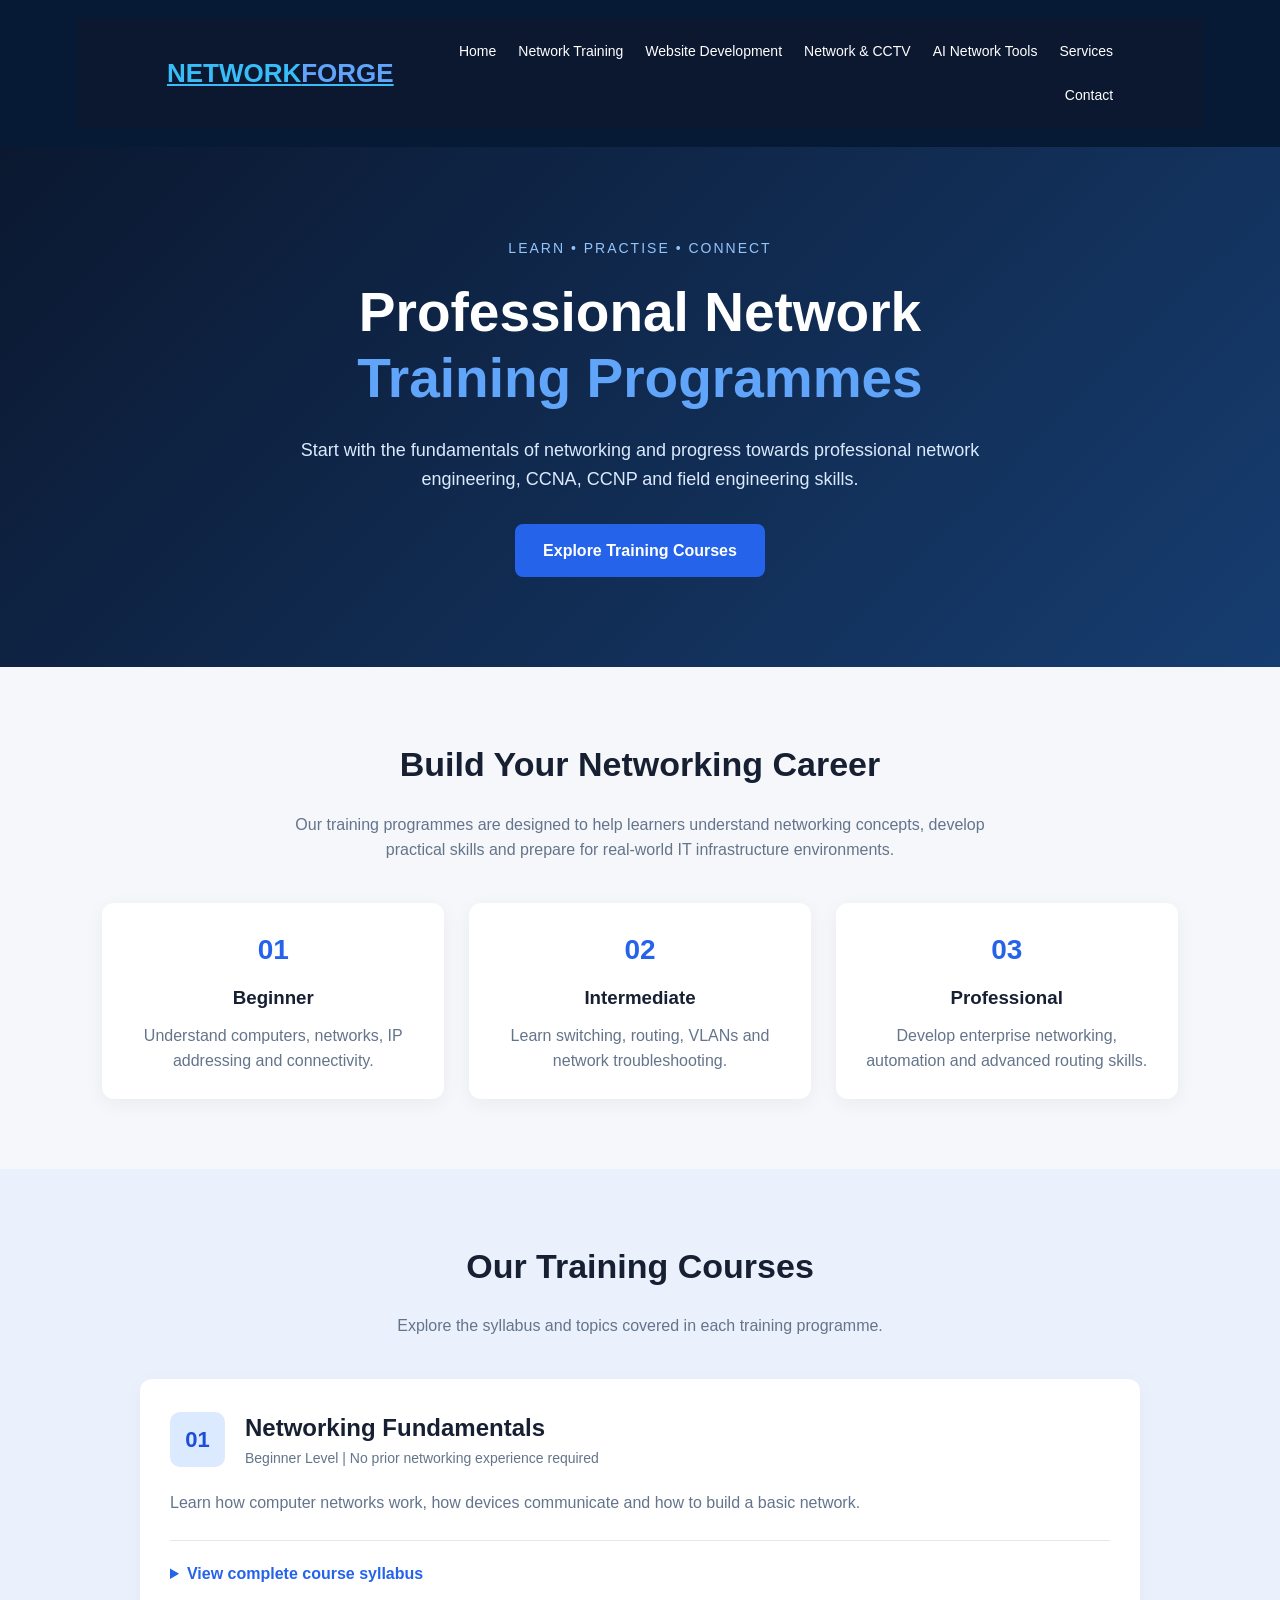
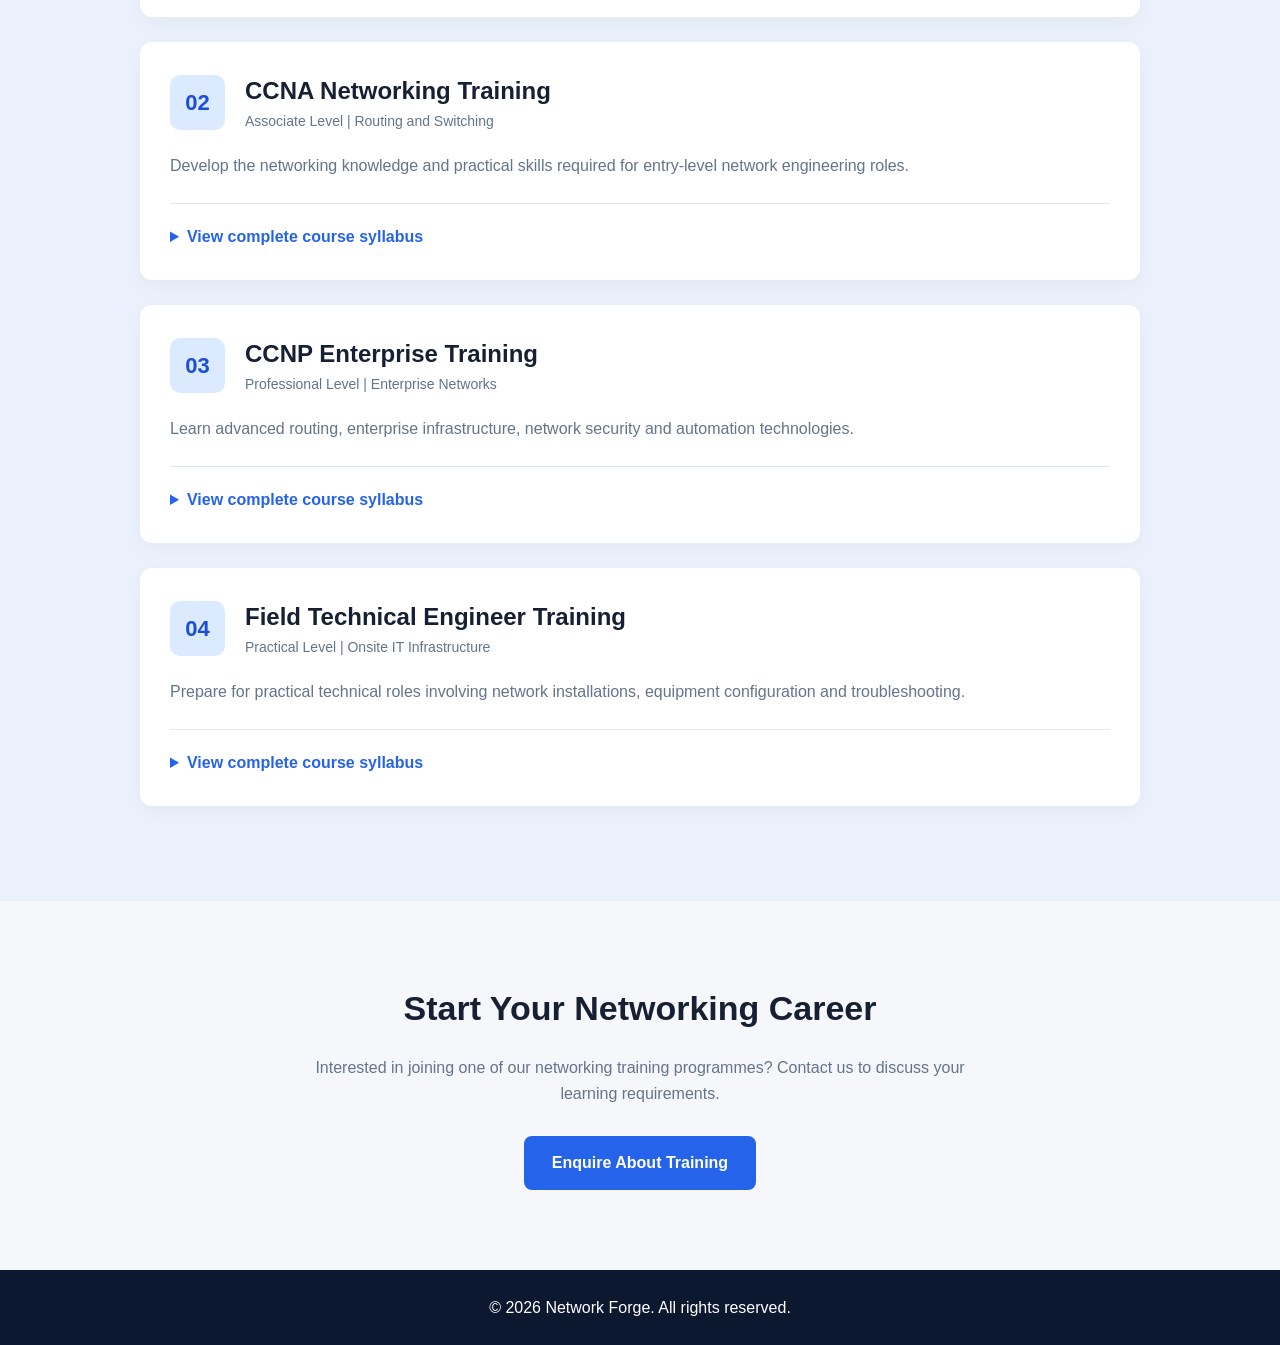
<file: network-training.html>
<!DOCTYPE html>
<html lang="en">

<head>
    <meta charset="UTF-8">

    <meta name="viewport"
          content="width=device-width, initial-scale=1.0">

    <title>Network Training | Network Forge</title>

    <meta name="description"
          content="Learn networking from basic concepts to CCNA,
          CCNP and professional Field Technical Engineer skills.">

    <link rel="stylesheet" href="style.css">
</head>

<body>

<header>
    <nav class="navbar">

        <a href="index.html" class="logo">
            NETWORK<span>FORGE</span>
        </a>

        <div class="nav-links">
            <a href="index.html">Home</a>
            <a href="network-training.html">Network Training</a>
            <a href="website-development.html">Website Development</a>
            <a href="network-cctv-solutions.html">Network & CCTV</a>
            <a href="ai-network-performance.html">AI Network Tools</a>
            <a href="index.html#services">Services</a>
            <a href="contact.html">Contact</a>
        </div>

    </nav>
</header>

<!-- HERO SECTION -->

<section class="training-hero">

    <p class="tagline">
        LEARN • PRACTISE • CONNECT
    </p>

    <h1>
        Professional Network
        <span>Training Programmes</span>
    </h1>

    <p>
        Start with the fundamentals of networking
        and progress towards professional network
        engineering, CCNA, CCNP and field engineering skills.
    </p>

    <a href="#courses" class="btn">
        Explore Training Courses
    </a>

</section>

<!-- TRAINING INTRODUCTION -->

<section class="training-intro">

    <h2>Build Your Networking Career</h2>

    <p>
        Our training programmes are designed to help
        learners understand networking concepts,
        develop practical skills and prepare for
        real-world IT infrastructure environments.
    </p>

    <div class="training-levels">

        <div class="level-card">
            <span>01</span>
            <h3>Beginner</h3>
            <p>
                Understand computers, networks,
                IP addressing and connectivity.
            </p>
        </div>

        <div class="level-card">
            <span>02</span>
            <h3>Intermediate</h3>
            <p>
                Learn switching, routing,
                VLANs and network troubleshooting.
            </p>
        </div>

        <div class="level-card">
            <span>03</span>
            <h3>Professional</h3>
            <p>
                Develop enterprise networking,
                automation and advanced routing skills.
            </p>
        </div>

    </div>

</section>

<!-- COURSES -->

<section class="training-courses" id="courses">

    <h2>Our Training Courses</h2>

    <p class="section-text">
        Explore the syllabus and topics covered
        in each training programme.
    </p>

    <!-- COURSE 1 -->

    <article class="course-card">

        <div class="course-heading">
            <span class="course-number">01</span>

            <div>
                <h3>Networking Fundamentals</h3>

                <p>
                    Beginner Level | No prior networking
                    experience required
                </p>
            </div>
        </div>

        <p class="course-description">
            Learn how computer networks work,
            how devices communicate and how
            to build a basic network.
        </p>

        <details>
            <summary>View complete course syllabus</summary>

            <ol class="topic-list">

        <li>
            <strong>Introduction to Networking</strong>

        <ul>
        <li>
            <a href="lesson-what-is-a-network.html">
                Lesson 1: What Is a Computer Network?
            </a>
        </li>

        <li>LAN, WAN, WLAN and MAN</li>
        <li>Client-server and peer-to-peer networks</li>
        <li>Network devices and their roles</li>
        </ul>
         </li>

        <li>
                    <strong>Network Models</strong>
                    <ul>
                        <li>OSI seven-layer model</li>
                        <li>TCP/IP model</li>
                        <li>Encapsulation and decapsulation</li>
                        <li>Protocols and port numbers</li>
                    </ul>
                </li>

                <li>
                    <strong>IP Addressing Basics</strong>
                    <ul>
                        <li>IPv4 address structure</li>
                        <li>Public and private IP addresses</li>
                        <li>Subnet masks</li>
                        <li>Basic subnetting</li>
                        <li>IPv6 introduction</li>
                    </ul>
                </li>

                <li>
                    <strong>Network Hardware</strong>
                    <ul>
                        <li>Routers and switches</li>
                        <li>Wireless access points</li>
                        <li>Firewalls and modems</li>
                        <li>Ethernet cables and connectors</li>
                    </ul>
                </li>

                <li>
                    <strong>Basic Network Services</strong>
                    <ul>
                        <li>DNS</li>
                        <li>DHCP</li>
                        <li>Default gateway</li>
                        <li>ARP</li>
                    </ul>
                </li>

                <li>
                    <strong>Basic Troubleshooting</strong>
                    <ul>
                        <li>Ping and ipconfig</li>
                        <li>Traceroute</li>
                        <li>Checking cables and connectivity</li>
                        <li>Understanding common network errors</li>
                    </ul>
                </li>

            </ol>
        </details>

    </article>

    <!-- COURSE 2 -->

    <article class="course-card">

        <div class="course-heading">
            <span class="course-number">02</span>

            <div>
                <h3>CCNA Networking Training</h3>

                <p>
                    Associate Level | Routing and Switching
                </p>
            </div>
        </div>

        <p class="course-description">
            Develop the networking knowledge and
            practical skills required for entry-level
            network engineering roles.
        </p>

        <details>
            <summary>View complete course syllabus</summary>

            <ol class="topic-list">

                <li>
                    <strong>Network Fundamentals</strong>
                    <ul>
                        <li>Network architecture and topologies</li>
                        <li>Ethernet and switching concepts</li>
                        <li>MAC addresses and ARP</li>
                        <li>TCP and UDP</li>
                    </ul>
                </li>

                <li>
                    <strong>Switching Technologies</strong>
                    <ul>
                        <li>VLAN configuration</li>
                        <li>Access and trunk ports</li>
                        <li>802.1Q trunking</li>
                        <li>Inter-VLAN routing</li>
                        <li>Spanning Tree Protocol</li>
                        <li>EtherChannel and LACP</li>
                    </ul>
                </li>

                <li>
                    <strong>Routing Technologies</strong>
                    <ul>
                        <li>Routing tables</li>
                        <li>Static and default routes</li>
                        <li>IPv4 and IPv6 routing</li>
                        <li>OSPF fundamentals</li>
                        <li>First-hop redundancy concepts</li>
                    </ul>
                </li>

                <li>
                    <strong>IP Services</strong>
                    <ul>
                        <li>DHCP configuration</li>
                        <li>DNS concepts</li>
                        <li>NAT and PAT</li>
                        <li>NTP and SNMP</li>
                        <li>Syslog and network management</li>
                    </ul>
                </li>

                <li>
                    <strong>Security Fundamentals</strong>
                    <ul>
                        <li>Access Control Lists</li>
                        <li>Port security</li>
                        <li>Device hardening</li>
                        <li>AAA concepts</li>
                        <li>VPN fundamentals</li>
                    </ul>
                </li>

                <li>
                    <strong>Automation and Programmability</strong>
                    <ul>
                        <li>Controller-based networking</li>
                        <li>REST APIs and JSON</li>
                        <li>Network automation fundamentals</li>
                        <li>Python introduction</li>
                    </ul>
                </li>

                <li>
                    <strong>Practical Labs</strong>
                    <ul>
                        <li>Build networks using Cisco Packet Tracer</li>
                        <li>Configure routers and switches</li>
                        <li>Implement VLANs and routing</li>
                        <li>Troubleshoot network failures</li>
                    </ul>
                </li>

            </ol>
        </details>

    </article>

    <!-- COURSE 3 -->

    <article class="course-card">

        <div class="course-heading">
            <span class="course-number">03</span>

            <div>
                <h3>CCNP Enterprise Training</h3>

                <p>
                    Professional Level | Enterprise Networks
                </p>
            </div>
        </div>

        <p class="course-description">
            Learn advanced routing, enterprise
            infrastructure, network security and
            automation technologies.
        </p>

        <details>
            <summary>View complete course syllabus</summary>

            <ol class="topic-list">

                <li>
                    <strong>Advanced Routing</strong>
                    <ul>
                        <li>Advanced OSPF</li>
                        <li>BGP fundamentals and configuration</li>
                        <li>Route redistribution</li>
                        <li>Route filtering and summarisation</li>
                        <li>Policy-based routing</li>
                    </ul>
                </li>

                <li>
                    <strong>Advanced Switching</strong>
                    <ul>
                        <li>Spanning Tree optimisation</li>
                        <li>EtherChannel design</li>
                        <li>Layer 2 security</li>
                        <li>Campus network architecture</li>
                    </ul>
                </li>

                <li>
                    <strong>Enterprise Infrastructure</strong>
                    <ul>
                        <li>Enterprise network design</li>
                        <li>Campus and branch connectivity</li>
                        <li>WAN technologies</li>
                        <li>SD-WAN fundamentals</li>
                        <li>High availability</li>
                    </ul>
                </li>

                <li>
                    <strong>Network Security</strong>
                    <ul>
                        <li>Advanced ACLs</li>
                        <li>VPN technologies</li>
                        <li>Network segmentation</li>
                        <li>Infrastructure security</li>
                    </ul>
                </li>

                <li>
                    <strong>Network Automation</strong>
                    <ul>
                        <li>Python for network engineers</li>
                        <li>REST APIs</li>
                        <li>NETCONF and RESTCONF</li>
                        <li>YANG data models</li>
                        <li>Ansible automation</li>
                    </ul>
                </li>

                <li>
                    <strong>Advanced Practical Labs</strong>
                    <ul>
                        <li>Enterprise routing scenarios</li>
                        <li>BGP and OSPF troubleshooting</li>
                        <li>Network migration exercises</li>
                        <li>Automation projects</li>
                    </ul>
                </li>

            </ol>
        </details>

    </article>

    <!-- COURSE 4 -->

    <article class="course-card">

        <div class="course-heading">
            <span class="course-number">04</span>

            <div>
                <h3>Field Technical Engineer Training</h3>

                <p>
                    Practical Level | Onsite IT Infrastructure
                </p>
            </div>
        </div>

        <p class="course-description">
            Prepare for practical technical roles
            involving network installations,
            equipment configuration and troubleshooting.
        </p>

        <details>
            <summary>View complete course syllabus</summary>

            <ol class="topic-list">

                <li>
                    <strong>IT Infrastructure Fundamentals</strong>
                    <ul>
                        <li>Network architecture basics</li>
                        <li>Routers, switches and firewalls</li>
                        <li>Servers and network racks</li>
                        <li>Structured cabling</li>
                    </ul>
                </li>

                <li>
                    <strong>Network Installation</strong>
                    <ul>
                        <li>Copper Ethernet cabling</li>
                        <li>Fibre optic cabling fundamentals</li>
                        <li>Patch panels and rack installation</li>
                        <li>Network equipment mounting</li>
                        <li>Labelling and documentation</li>
                    </ul>
                </li>

                <li>
                    <strong>Data Centre Fundamentals</strong>
                    <ul>
                        <li>Data centre architecture</li>
                        <li>Rack and stack activities</li>
                        <li>Server and switch installation</li>
                        <li>Power and cooling awareness</li>
                        <li>Data centre safety</li>
                    </ul>
                </li>

                <li>
                    <strong>CCTV and Security Systems</strong>
                    <ul>
                        <li>IP camera fundamentals</li>
                        <li>PoE switches</li>
                        <li>NVR and video recording</li>
                        <li>Camera configuration</li>
                        <li>CCTV network troubleshooting</li>
                    </ul>
                </li>

                <li>
                    <strong>Testing and Troubleshooting</strong>
                    <ul>
                        <li>Cable testing</li>
                        <li>Fibre testing fundamentals</li>
                        <li>Link and connectivity testing</li>
                        <li>Network fault diagnosis</li>
                        <li>Equipment replacement</li>
                    </ul>
                </li>

                <li>
                    <strong>Professional Field Skills</strong>
                    <ul>
                        <li>Site surveys</li>
                        <li>Installation documentation</li>
                        <li>Change management</li>
                        <li>Customer communication</li>
                        <li>Health and safety procedures</li>
                    </ul>
                </li>

            </ol>
        </details>

    </article>

</section>

<!-- TRAINING ENQUIRY -->

<section class="training-contact">

    <h2>Start Your Networking Career</h2>

    <p>
        Interested in joining one of our networking
        training programmes? Contact us to discuss
        your learning requirements.
    </p>

    <a href="contact.html" class="btn">
        Enquire About Training
    </a>

</section>

<footer>

    <p>
        &copy; <span id="year"></span>
        Network Forge.
        All rights reserved.
    </p>

</footer>

<script src="script.js"></script>

</body>
</html>
</file>
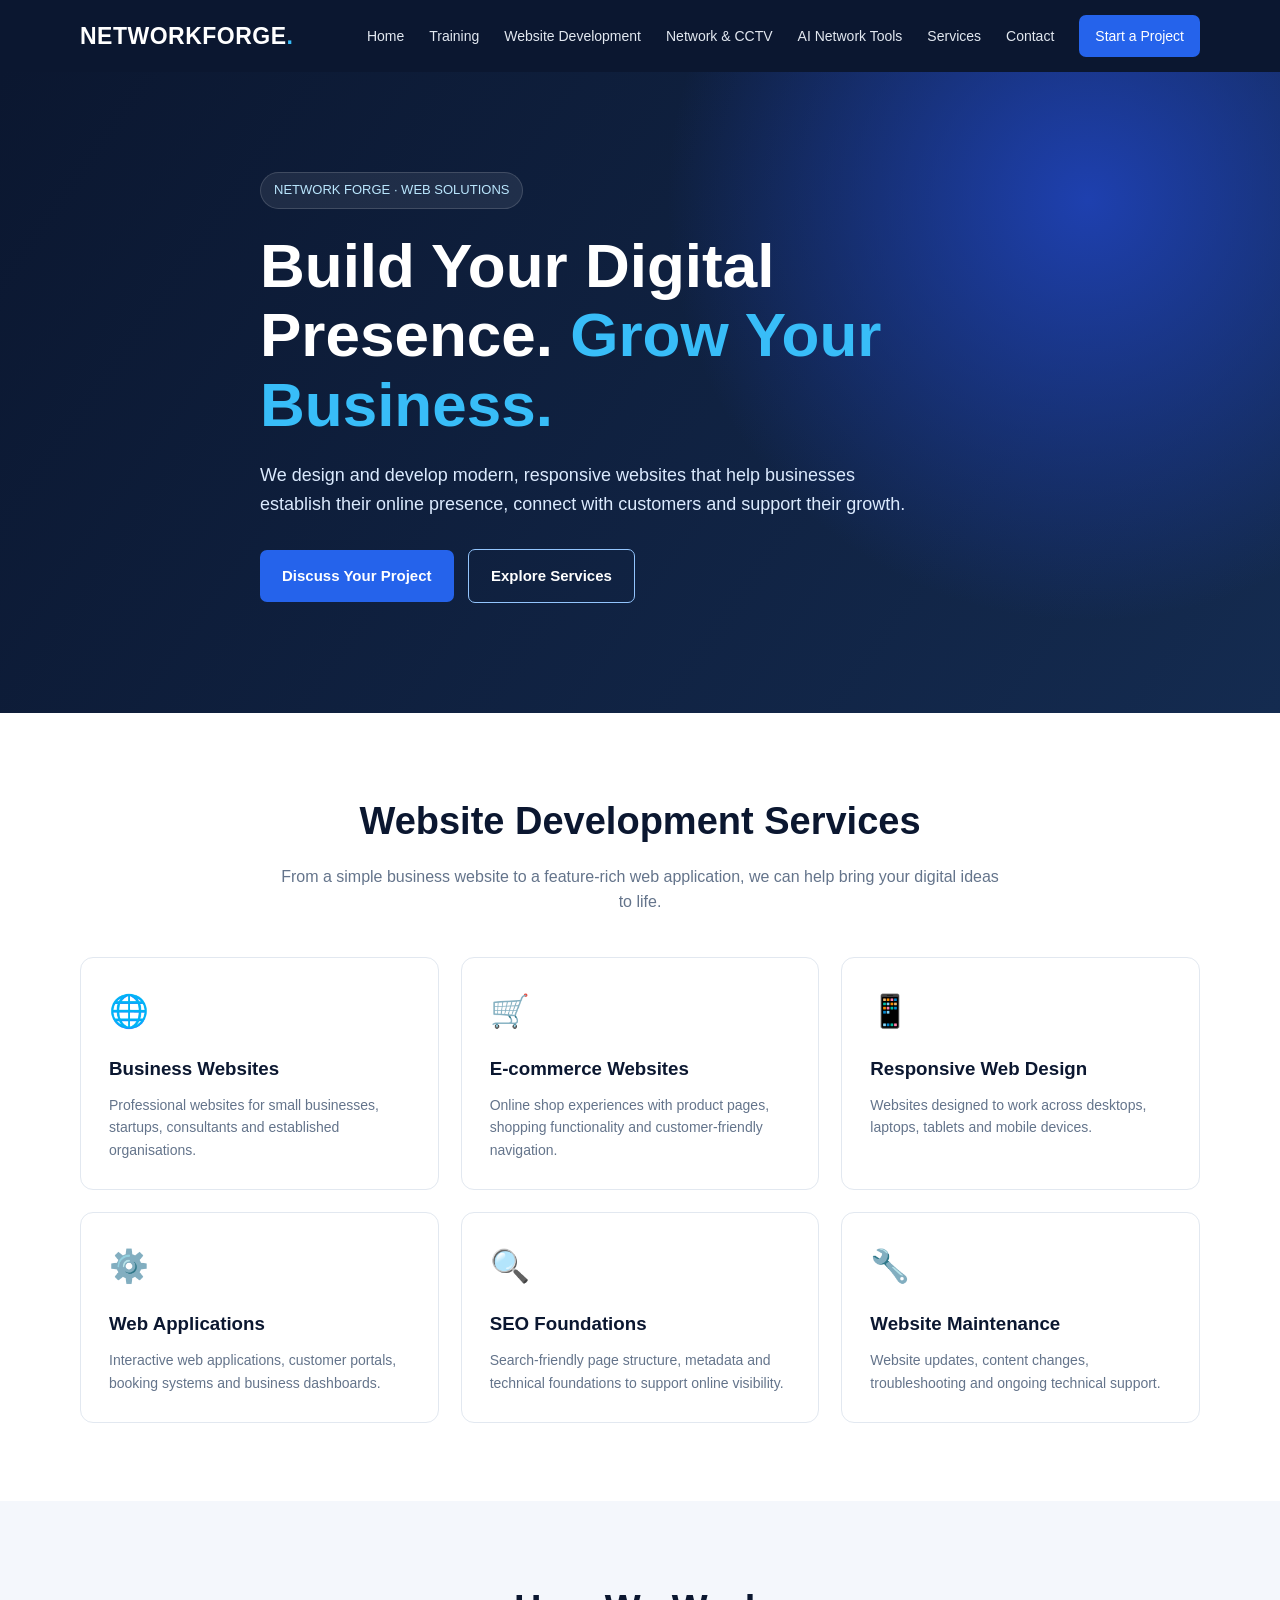
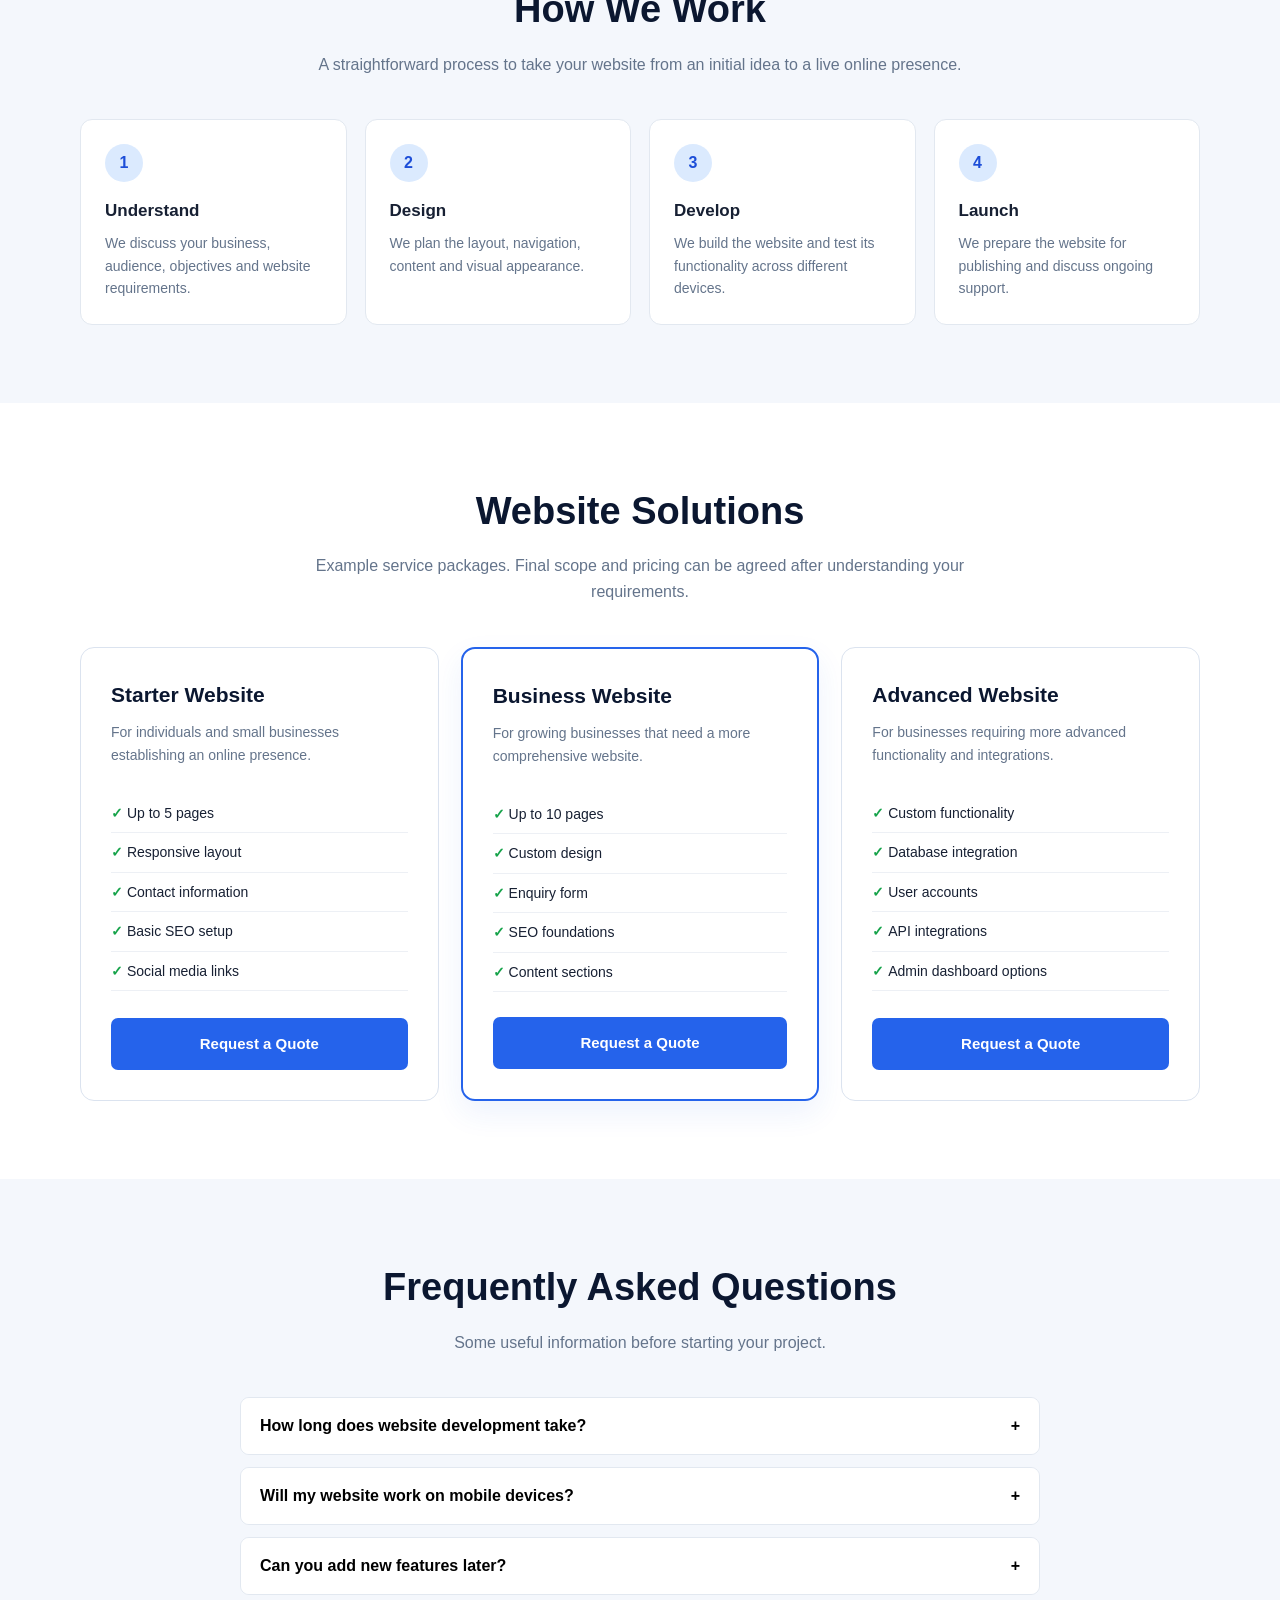
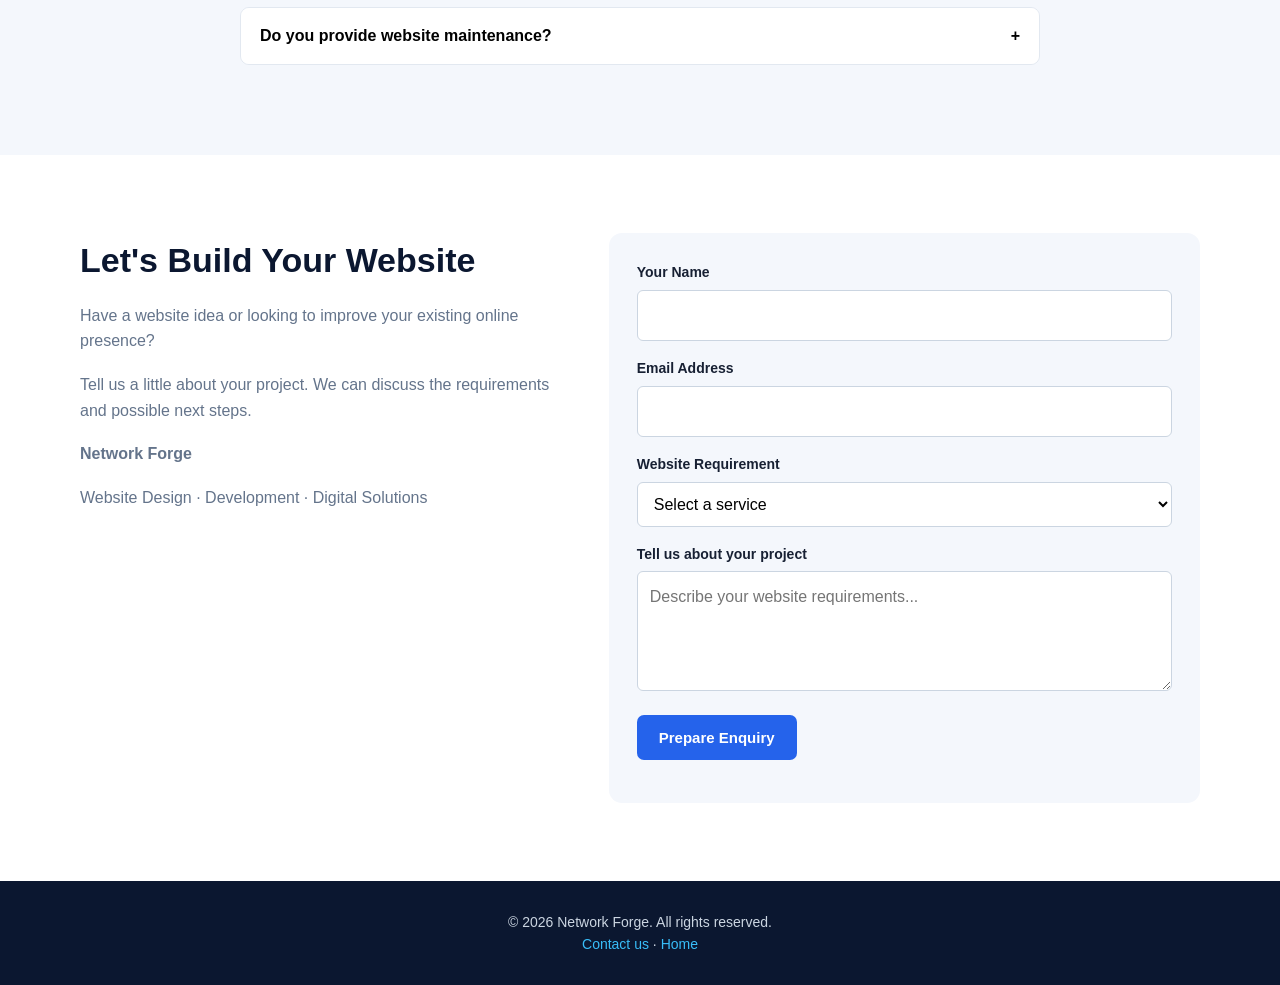
<file: website-development.html>
<!DOCTYPE html>
<html lang="en">
<head>
  <meta charset="UTF-8">
  <meta name="viewport" content="width=device-width, initial-scale=1.0">
  <meta name="description" content="Network Forge builds modern, responsive business websites and web applications.">
  <title>Website Development | Network Forge</title>

  <style>
    :root {
      --navy: #0b1730;
      --blue: #2563eb;
      --cyan: #38bdf8;
      --light: #f4f7fc;
      --text: #172033;
      --muted: #64748b;
      --white: #ffffff;
    }

    * {
      box-sizing: border-box;
      margin: 0;
      padding: 0;
    }

    html {
      scroll-behavior: smooth;
    }

    body {
      font-family: Arial, Helvetica, sans-serif;
      color: var(--text);
      line-height: 1.6;
      background: var(--white);
    }

    a {
      text-decoration: none;
      color: inherit;
    }

    .container {
      width: min(1120px, 90%);
      margin: auto;
    }

  /* Navigation */
    header {
      background: var(--navy);
      color: white;
      position: sticky;
      top: 0;
      z-index: 100;
    }

    .navbar {
      min-height: 72px;
      display: flex;
      align-items: center;
      justify-content: space-between;
    }

    .logo {
      font-size: 23px;
      font-weight: 800;
      letter-spacing: 0.5px;
    }

    .logo span {
      color: var(--cyan);
    }

    .nav-links {
      display: flex;
      align-items: center;
      gap: 25px;
    }

    .nav-links a {
      color: #e2e8f0;
      font-size: 14px;
    }

    .nav-links a:hover {
      color: var(--cyan);
    }

    .nav-links .nav-cta {
      background: var(--blue);
      padding: 10px 16px;
      border-radius: 7px;
      color: white;
    }

    .menu-toggle {
      display: none;
      background: transparent;
      border: 0;
      color: white;
      font-size: 27px;
      cursor: pointer;
    }

    /* Hero */
    .hero {
      background:
        radial-gradient(circle at 85% 20%, #1e40af 0, transparent 35%),
        linear-gradient(125deg, #0b1730, #142b50);
      color: white;
      padding: 100px 0 110px;
      overflow: hidden;
    }

    .hero-content {
      max-width: 760px;
    }

    .eyebrow {
      display: inline-block;
      color: #bae6fd;
      background: #ffffff14;
      border: 1px solid #ffffff25;
      padding: 7px 13px;
      border-radius: 30px;
      font-size: 13px;
      margin-bottom: 22px;
    }

    .hero h1 {
      font-size: clamp(38px, 6vw, 62px);
      line-height: 1.12;
      margin-bottom: 22px;
    }

    .hero h1 span {
      color: var(--cyan);
    }

    .hero p {
      max-width: 650px;
      color: #dbeafe;
      font-size: 18px;
      margin-bottom: 30px;
    }

    .button {
      display: inline-block;
      padding: 14px 22px;
      border-radius: 7px;
      font-weight: 700;
      border: 0;
      cursor: pointer;
      font-size: 15px;
    }

    .button-primary {
      background: var(--blue);
      color: white;
    }

    .button-primary:hover {
      background: #1d4ed8;
    }

    .button-outline {
      border: 1px solid #93c5fd;
      color: white;
      margin-left: 10px;
    }

    /* General sections */
    section {
      padding: 78px 0;
    }

    .section-heading {
      text-align: center;
      max-width: 720px;
      margin: 0 auto 42px;
    }

    .section-heading h2 {
      font-size: clamp(28px, 4vw, 38px);
      color: var(--navy);
      margin-bottom: 12px;
    }

    .section-heading p {
      color: var(--muted);
    }

    .services-grid {
      display: grid;
      grid-template-columns: repeat(3, 1fr);
      gap: 22px;
    }

    .service-card {
      padding: 28px;
      border: 1px solid #e2e8f0;
      border-radius: 13px;
      background: white;
      transition: transform 0.2s, box-shadow 0.2s;
    }

    .service-card:hover {
      transform: translateY(-5px);
      box-shadow: 0 12px 30px #0f172a12;
    }

    .service-icon {
      font-size: 32px;
      margin-bottom: 17px;
    }

    .service-card h3 {
      margin-bottom: 10px;
      color: var(--navy);
    }

    .service-card p {
      color: var(--muted);
      font-size: 14px;
    }

    /* Process */
    .process-section {
      background: var(--light);
    }

    .process-grid {
      display: grid;
      grid-template-columns: repeat(4, 1fr);
      gap: 18px;
    }

    .process-card {
      background: white;
      padding: 24px;
      border-radius: 12px;
      border: 1px solid #e2e8f0;
    }

    .step-number {
      width: 38px;
      height: 38px;
      display: grid;
      place-items: center;
      border-radius: 50%;
      background: #dbeafe;
      color: #1d4ed8;
      font-weight: bold;
      margin-bottom: 15px;
    }

    .process-card h3 {
      margin-bottom: 8px;
      font-size: 17px;
    }

    .process-card p {
      font-size: 14px;
      color: var(--muted);
    }

    /* Packages */
    .packages-grid {
      display: grid;
      grid-template-columns: repeat(3, 1fr);
      gap: 22px;
      align-items: stretch;
    }

    .package {
      border: 1px solid #dbe3ef;
      border-radius: 14px;
      padding: 30px;
      display: flex;
      flex-direction: column;
    }

    .package.featured {
      border: 2px solid var(--blue);
      box-shadow: 0 12px 30px #2563eb15;
    }

    .package h3 {
      color: var(--navy);
      font-size: 21px;
    }

    .package .package-description {
      color: var(--muted);
      font-size: 14px;
      margin: 10px 0 20px;
    }

    .package ul {
      list-style: none;
      margin: 8px 0 25px;
      flex: 1;
    }

    .package li {
      padding: 8px 0;
      font-size: 14px;
      border-bottom: 1px solid #edf0f5;
    }

    .package li::before {
      content: "✓ ";
      color: #16a34a;
      font-weight: bold;
    }

    .package .button {
      text-align: center;
    }

    /* FAQ */
    .faq-section {
      background: var(--light);
    }

    .faq-list {
      max-width: 800px;
      margin: auto;
    }

    .faq-item {
      background: white;
      border: 1px solid #e2e8f0;
      border-radius: 9px;
      margin-bottom: 12px;
      overflow: hidden;
    }

    .faq-question {
      width: 100%;
      padding: 19px;
      border: 0;
      background: white;
      text-align: left;
      font-size: 16px;
      font-weight: bold;
      cursor: pointer;
      display: flex;
      justify-content: space-between;
      gap: 15px;
    }

    .faq-answer {
      display: none;
      padding: 0 19px 19px;
      color: var(--muted);
      font-size: 14px;
    }

    .faq-item.active .faq-answer {
      display: block;
    }

    .faq-item.active .faq-symbol {
      transform: rotate(45deg);
    }

    /* Enquiry */
    .contact-section {
      background: white;
    }

    .contact-layout {
      display: grid;
      grid-template-columns: 0.9fr 1.1fr;
      gap: 45px;
      align-items: start;
    }

    .contact-info h2 {
      font-size: 34px;
      color: var(--navy);
      margin-bottom: 15px;
    }

    .contact-info p {
      color: var(--muted);
      margin-bottom: 18px;
    }

    .contact-form {
      padding: 28px;
      background: var(--light);
      border-radius: 13px;
    }

    .form-group {
      margin-bottom: 16px;
    }

    .form-group label {
      display: block;
      font-size: 14px;
      font-weight: bold;
      margin-bottom: 6px;
    }

    .form-group input,
    .form-group select,
    .form-group textarea {
      width: 100%;
      padding: 12px;
      border: 1px solid #cbd5e1;
      border-radius: 6px;
      font: inherit;
      background: white;
    }

    .form-group textarea {
      min-height: 120px;
      resize: vertical;
    }

    .form-message {
      margin-top: 15px;
      font-size: 14px;
    }

    /* Footer */
    footer {
      background: var(--navy);
      color: #cbd5e1;
      padding: 30px 0;
      text-align: center;
      font-size: 14px;
    }

    footer a {
      color: var(--cyan);
    }

    /* Mobile */
    @media (max-width: 800px) {
      .menu-toggle {
        display: block;
      }

      .nav-links {
        display: none;
        position: absolute;
        top: 72px;
        left: 0;
        width: 100%;
        padding: 22px;
        background: var(--navy);
        flex-direction: column;
        align-items: flex-start;
      }

      .nav-links.open {
        display: flex;
      }

      .services-grid,
      .packages-grid {
        grid-template-columns: 1fr 1fr;
      }

      .process-grid {
        grid-template-columns: 1fr 1fr;
      }

      .contact-layout {
        grid-template-columns: 1fr;
      }
    }

    @media (max-width: 540px) {
      .hero {
        padding: 75px 0;
      }

      .hero p {
        font-size: 16px;
      }

      .button-outline {
        margin: 12px 0 0;
      }

      .services-grid,
      .packages-grid,
      .process-grid {
        grid-template-columns: 1fr;
      }

      section {
        padding: 58px 0;
      }
    }
  </style>
</head>

<body>

  <!-- Navigation -->
  <header>
    <div class="container navbar">
      <a class="logo" href="index.html">NETWORKFORGE<span>.</span></a>

      <button class="menu-toggle" id="menuToggle"
              aria-label="Toggle navigation" aria-expanded="false">
        ☰
      </button>

      <nav class="nav-links" id="navLinks">
        <a href="index.html">Home</a>
        <a href="network-training.html">Training</a>
        <a href="website-development.html">Website Development</a>
        <a href="network-cctv-solutions.html">Network & CCTV</a>
        <a href="ai-network-performance.html">AI Network Tools</a>
        <a href="index.html#services">Services</a>
        <a href="contact.html">Contact</a>
        <a class="nav-cta" href="#enquiry">Start a Project</a>
      </nav>
    </div>
  </header>

  <!-- Hero -->
  <main>
    <section class="hero">
      <div class="container hero-content">
        <span class="eyebrow">NETWORK FORGE · WEB SOLUTIONS</span>

        <h1>
          Build Your Digital Presence.
          <span>Grow Your Business.</span>
        </h1>

        <p>
          We design and develop modern, responsive websites that help
          businesses establish their online presence, connect with customers
          and support their growth.
        </p>

        <a href="#enquiry" class="button button-primary">
          Discuss Your Project
        </a>

        <a href="#services" class="button button-outline">
          Explore Services
        </a>
      </div>
    </section>

    <!-- Services -->
    <section id="services">
      <div class="container">
        <div class="section-heading">
          <h2>Website Development Services</h2>
          <p>
            From a simple business website to a feature-rich web application,
            we can help bring your digital ideas to life.
          </p>
        </div>

        <div class="services-grid">

          <article class="service-card">
            <div class="service-icon">🌐</div>
            <h3>Business Websites</h3>
            <p>
              Professional websites for small businesses, startups,
              consultants and established organisations.
            </p>
          </article>

          <article class="service-card">
            <div class="service-icon">🛒</div>
            <h3>E-commerce Websites</h3>
            <p>
              Online shop experiences with product pages, shopping
              functionality and customer-friendly navigation.
            </p>
          </article>

          <article class="service-card">
            <div class="service-icon">📱</div>
            <h3>Responsive Web Design</h3>
            <p>
              Websites designed to work across desktops, laptops,
              tablets and mobile devices.
            </p>
          </article>

          <article class="service-card">
            <div class="service-icon">⚙️</div>
            <h3>Web Applications</h3>
            <p>
              Interactive web applications, customer portals,
              booking systems and business dashboards.
            </p>
          </article>

          <article class="service-card">
            <div class="service-icon">🔍</div>
            <h3>SEO Foundations</h3>
            <p>
              Search-friendly page structure, metadata and technical
              foundations to support online visibility.
            </p>
          </article>

          <article class="service-card">
            <div class="service-icon">🔧</div>
            <h3>Website Maintenance</h3>
            <p>
              Website updates, content changes, troubleshooting
              and ongoing technical support.
            </p>
          </article>

        </div>
      </div>
    </section>

    <!-- Process -->
    <section class="process-section">
      <div class="container">
        <div class="section-heading">
          <h2>How We Work</h2>
          <p>
            A straightforward process to take your website from
            an initial idea to a live online presence.
          </p>
        </div>

        <div class="process-grid">

          <article class="process-card">
            <div class="step-number">1</div>
            <h3>Understand</h3>
            <p>
              We discuss your business, audience, objectives
              and website requirements.
            </p>
          </article>

          <article class="process-card">
            <div class="step-number">2</div>
            <h3>Design</h3>
            <p>
              We plan the layout, navigation, content
              and visual appearance.
            </p>
          </article>

          <article class="process-card">
            <div class="step-number">3</div>
            <h3>Develop</h3>
            <p>
              We build the website and test its functionality
              across different devices.
            </p>
          </article>

          <article class="process-card">
            <div class="step-number">4</div>
            <h3>Launch</h3>
            <p>
              We prepare the website for publishing
              and discuss ongoing support.
            </p>
          </article>

        </div>
      </div>
    </section>

    <!-- Packages -->
    <section>
      <div class="container">
        <div class="section-heading">
          <h2>Website Solutions</h2>
          <p>
            Example service packages. Final scope and pricing
            can be agreed after understanding your requirements.
          </p>
        </div>

        <div class="packages-grid">

          <article class="package">
            <h3>Starter Website</h3>
            <p class="package-description">
              For individuals and small businesses establishing
              an online presence.
            </p>
            <ul>
              <li>Up to 5 pages</li>
              <li>Responsive layout</li>
              <li>Contact information</li>
              <li>Basic SEO setup</li>
              <li>Social media links</li>
            </ul>
            <a href="#enquiry" class="button button-primary"
               data-package="Starter Website">
              Request a Quote
            </a>
          </article>

          <article class="package featured">
            <h3>Business Website</h3>
            <p class="package-description">
              For growing businesses that need a more
              comprehensive website.
            </p>
            <ul>
              <li>Up to 10 pages</li>
              <li>Custom design</li>
              <li>Enquiry form</li>
              <li>SEO foundations</li>
              <li>Content sections</li>
            </ul>
            <a href="#enquiry" class="button button-primary"
               data-package="Business Website">
              Request a Quote
            </a>
          </article>

          <article class="package">
            <h3>Advanced Website</h3>
            <p class="package-description">
              For businesses requiring more advanced
              functionality and integrations.
            </p>
            <ul>
              <li>Custom functionality</li>
              <li>Database integration</li>
              <li>User accounts</li>
              <li>API integrations</li>
              <li>Admin dashboard options</li>
            </ul>
            <a href="#enquiry" class="button button-primary"
               data-package="Advanced Website">
              Request a Quote
            </a>
          </article>

        </div>
      </div>
    </section>

    <!-- FAQ -->
    <section class="faq-section">
      <div class="container">
        <div class="section-heading">
          <h2>Frequently Asked Questions</h2>
          <p>Some useful information before starting your project.</p>
        </div>

        <div class="faq-list">

          <div class="faq-item">
            <button class="faq-question" aria-expanded="false">
              How long does website development take?
              <span class="faq-symbol">+</span>
            </button>
            <div class="faq-answer">
              Timescales depend on the number of pages, design
              requirements, content and functionality. We can
              agree a delivery plan after discussing your project.
            </div>
          </div>

          <div class="faq-item">
            <button class="faq-question" aria-expanded="false">
              Will my website work on mobile devices?
              <span class="faq-symbol">+</span>
            </button>
            <div class="faq-answer">
              Yes. Responsive design is included in our proposed
              website solutions, so layouts can adapt to different
              screen sizes.
            </div>
          </div>

          <div class="faq-item">
            <button class="faq-question" aria-expanded="false">
              Can you add new features later?
              <span class="faq-symbol">+</span>
            </button>
            <div class="faq-answer">
              Yes. We can discuss future improvements such as
              customer portals, online bookings, databases,
              integrations and dashboards.
            </div>
          </div>

          <div class="faq-item">
            <button class="faq-question" aria-expanded="false">
              Do you provide website maintenance?
              <span class="faq-symbol">+</span>
            </button>
            <div class="faq-answer">
              Maintenance and support can be discussed as a
              separate service depending on your requirements.
            </div>
          </div>

        </div>
      </div>
    </section>

    <!-- Enquiry -->
    <section class="contact-section" id="enquiry">
      <div class="container contact-layout">

        <div class="contact-info">
          <h2>Let's Build Your Website</h2>
          <p>
            Have a website idea or looking to improve your
            existing online presence?
          </p>
          <p>
            Tell us a little about your project. We can discuss
            the requirements and possible next steps.
          </p>
          <p><strong>Network Forge</strong></p>
          <p>Website Design · Development · Digital Solutions</p>
        </div>

        <form class="contact-form" id="projectForm">

          <div class="form-group">
            <label for="customerName">Your Name</label>
            <input id="customerName" name="name"
                   type="text" required minlength="2">
          </div>

          <div class="form-group">
            <label for="customerEmail">Email Address</label>
            <input id="customerEmail" name="email"
                   type="email" required>
          </div>

          <div class="form-group">
            <label for="projectType">Website Requirement</label>
            <select id="projectType" name="projectType" required>
              <option value="">Select a service</option>
              <option>Business Website</option>
              <option>E-commerce Website</option>
              <option>Web Application</option>
              <option>Website Redesign</option>
              <option>Website Maintenance</option>
              <option>Other</option>
            </select>
          </div>

          <div class="form-group">
            <label for="projectDetails">Tell us about your project</label>
            <textarea id="projectDetails" name="details"
                      required minlength="10"
                      placeholder="Describe your website requirements..."></textarea>
          </div>

          <button class="button button-primary" type="submit">
            Prepare Enquiry
          </button>

          <p class="form-message" id="formMessage" role="status"></p>

        </form>
      </div>
    </section>
  </main>

  <!-- Footer -->
  <footer>
    <div class="container">
      <p>© <span id="year"></span> Network Forge. All rights reserved.</p>
      <p><a href="contact.html">Contact us</a> ·
         <a href="index.html">Home</a></p>
    </div>
  </footer>

  <script>
    // Mobile navigation
    const menuToggle = document.getElementById("menuToggle");
    const navLinks = document.getElementById("navLinks");

    menuToggle.addEventListener("click", () => {
      const isOpen = navLinks.classList.toggle("open");
      menuToggle.setAttribute("aria-expanded", isOpen);
      menuToggle.textContent = isOpen ? "✕" : "☰";
    });

    // Close mobile menu after selecting a link
    navLinks.querySelectorAll("a").forEach(link => {
      link.addEventListener("click", () => {
        navLinks.classList.remove("open");
        menuToggle.setAttribute("aria-expanded", "false");
        menuToggle.textContent = "☰";
      });
    });

    // Interactive FAQ
    document.querySelectorAll(".faq-question").forEach(button => {
      button.addEventListener("click", () => {
        const item = button.closest(".faq-item");
        const isActive = item.classList.toggle("active");

        button.setAttribute("aria-expanded", isActive);
      });
    });

    // Select a package when its quote button is clicked
    document.querySelectorAll("[data-package]").forEach(button => {
      button.addEventListener("click", () => {
        document.getElementById("projectType").value =
          button.dataset.package;
      });
    });

    // Update footer year
    document.getElementById("year").textContent =
      new Date().getFullYear();

    // Project enquiry form
    document.getElementById("projectForm")
      .addEventListener("submit", event => {

        event.preventDefault();

        const form = event.currentTarget;

        if (!form.reportValidity()) {
          return;
        }

        const name = document.getElementById("customerName").value.trim();
        const email = document.getElementById("customerEmail").value.trim();
        const type = document.getElementById("projectType").value;
        const details = document.getElementById("projectDetails").value.trim();

        const subject = encodeURIComponent(
          "Website Development Enquiry - " + type
        );

        const body = encodeURIComponent(
          "Name: " + name + "\n" +
          "Email: " + email + "\n" +
          "Requirement: " + type + "\n\n" +
          "Project details:\n" + details
        );

        // Replace with your real Network Forge business email
        const businessEmail = "contactus@network-forge.com";

        document.getElementById("formMessage").textContent =
          "Opening your email application to prepare the enquiry.";

        window.location.href =
          "mailto:" + businessEmail +
          "?subject=" + subject +
          "&body=" + body;
      });
  </script>

</body>
</html>
</file>
<file: style.css>
* {
    margin: 0;
    padding: 0;
    box-sizing: border-box;
}

html {
    scroll-behavior: smooth;
}

body {
    font-family: Arial, sans-serif;
    background: #f5f7fb;
    color: #172033;
    line-height: 1.6;
}

.navbar {
    display: flex;
    justify-content: space-between;
    align-items: center;
    padding: 22px 8%;
    background: #0b1830;
}

header {
    background: #071a35;
    color: white;
    padding: 18px 6%;
    display: flex;
    align-items: center;
    justify-content: space-between;
    gap: 30px;
    min-height: 75px;
    flex-wrap: wrap;
}

.logo {
    font-size: 26px;
    font-weight: bold;
    color: #38bdf8;
    white-space: nowrap;
}

.nav-links {
    display: flex;
    align-items: center;
    justify-content: flex-end;
    gap: 25px;
    flex-wrap: wrap;
}

.nav-links a {
    color: white;
    text-decoration: none;
    font-size: 14px;
    white-space: nowrap;
}

.nav-links a:hover {
    color: #38bdf8;
}
.hero {
    background: linear-gradient(
        135deg,
        #0b1830,
        #163d70
    );

    color: white;
    text-align: center;
    padding: 110px 8%;
}

.tagline {
    color: #93c5fd;
    font-size: 14px;
    letter-spacing: 2px;
    margin-bottom: 20px;
}

.hero h1 {
    font-size: clamp(32px, 5vw, 58px);
    line-height: 1.2;
    margin-bottom: 25px;
}

.hero h1 span {
    display: block;
    color: #60a5fa;
}

.hero-text {
    max-width: 700px;
    margin: 0 auto 35px;
    color: #dbeafe;
    font-size: 18px;
}

.btn {
    display: inline-block;
    padding: 14px 28px;
    background: #2563eb;
    color: white;
    text-decoration: none;
    border-radius: 8px;
    font-weight: bold;
}

.btn:hover {
    background: #1d4ed8;
}

.services {
    padding: 80px 8%;
    text-align: center;
}

.services h2,
.about h2,
.contact h2 {
    font-size: 36px;
    margin-bottom: 15px;
}

.section-text {
    color: #64748b;
    margin-bottom: 40px;
}

.service-grid {
    display: grid;
    grid-template-columns:
        repeat(auto-fit, minmax(240px, 1fr));

    gap: 25px;
}

.service-card {
    background: white;
    padding: 30px;
    border-radius: 12px;
    text-align: left;

    box-shadow:
        0 5px 20px rgba(0, 0, 0, 0.05);

    transition: transform 0.2s;
}

.service-card:hover {
    transform: translateY(-5px);
}

.service-icon {
    font-size: 38px;
    margin-bottom: 15px;
}

.service-card h3 {
    margin-bottom: 12px;
    color: #1d4ed8;
}

.service-card p {
    color: #64748b;
}

.about {
    padding: 80px 8%;
    text-align: center;
    background: #eaf1fc;
}

.about p {
    max-width: 750px;
    margin: auto;
    color: #475569;
}

.contact {
    padding: 80px 8%;
    text-align: center;
}

.contact p {
    margin: 20px 0 30px;
}

footer {
    background: #0b1830;
    color: white;
    text-align: center;
    padding: 25px;
}

@media (max-width: 600px) {
    .navbar {
        flex-direction: column;
        gap: 15px;
    }

    .nav-links {
        gap: 12px;
        flex-wrap: wrap;
        justify-content: center;
    }

    .hero {
        padding: 75px 6%;
    }

    .services,
    .about,
    .contact {
        padding: 60px 6%;
    }
}

/* CONTACT PAGE */

.contact-hero {
    background: linear-gradient(
        135deg,
        #0b1830,
        #163d70
    );

    color: white;
    text-align: center;
    padding: 80px 8%;
}

.contact-hero h1 {
    font-size: clamp(32px, 5vw, 52px);
    margin-bottom: 20px;
}

.contact-hero h1 span {
    color: #60a5fa;
}

.contact-hero p:not(.tagline) {
    max-width: 650px;
    margin: auto;
    color: #dbeafe;
}

.contact-container {
    display: grid;

    grid-template-columns:
        minmax(250px, 0.8fr)
        minmax(300px, 1.2fr);

    gap: 40px;

    padding: 80px 8%;

    max-width: 1400px;
    margin: auto;
}

.contact-info {
    background: #0b1830;
    color: white;

    padding: 35px;
    border-radius: 12px;
}

.contact-info h2,
.contact-form-wrapper h2 {
    font-size: 28px;
    margin-bottom: 15px;
}

.contact-info > p,
.contact-form-wrapper > p {
    margin-bottom: 30px;
    color: #64748b;
}

.contact-info > p {
    color: #cbd5e1;
}

.contact-item {
    display: flex;
    gap: 15px;
    align-items: flex-start;

    margin-top: 30px;
}

.contact-item > span {
    font-size: 25px;
}

.contact-item h3 {
    margin-bottom: 5px;
    color: #93c5fd;
}

.contact-item p {
    color: #cbd5e1;
    overflow-wrap: anywhere;
}

.contact-item a {
    color: #cbd5e1;
    text-decoration: none;
}

.contact-item a:hover {
    color: #60a5fa;
}

.contact-form-wrapper {
    background: white;

    padding: 35px;
    border-radius: 12px;

    box-shadow:
        0 5px 25px rgba(0, 0, 0, 0.06);
}

.form-group {
    margin-bottom: 20px;
}

.form-group label {
    display: block;

    margin-bottom: 8px;
    font-weight: bold;
    color: #172033;
}

.form-group input,
.form-group select,
.form-group textarea {
    width: 100%;

    padding: 13px 15px;

    border: 1px solid #cbd5e1;
    border-radius: 7px;

    font-size: 16px;
    font-family: inherit;

    background: #f8fafc;
    color: #172033;
}

.form-group input:focus,
.form-group select:focus,
.form-group textarea:focus {
    outline: 2px solid #2563eb;
    outline-offset: 1px;

    border-color: #2563eb;
}

.form-group textarea {
    resize: vertical;
}

.contact-form-wrapper .btn {
    border: none;
    cursor: pointer;
    font-size: 16px;
}

#formStatus {
    margin-top: 15px;
    font-weight: bold;
}

@media (max-width: 800px) {

    .contact-container {
        grid-template-columns: 1fr;
        padding: 50px 6%;
    }

    .contact-hero {
        padding: 65px 6%;
    }

    .contact-info,
    .contact-form-wrapper {
        padding: 25px;
    }

}

/* NETWORK TRAINING PAGE */

header {
    background: #071a35;
    color: white;
    padding: 18px 6%;
    display: flex;
    align-items: center;
    justify-content: space-between;
    gap: 25px;
    min-height: 75px;
    flex-wrap: wrap;
}

.logo {
    font-size: 26px;
    font-weight: bold;
    color: #38bdf8;
    white-space: nowrap;
}

.logo span {
    color: #60a5fa;
}

.nav-links {
    display: flex;
    align-items: center;
    justify-content: flex-end;
    gap: 22px;
    flex-wrap: wrap;
}

.nav-links a {
    color: white;
    text-decoration: none;
    font-size: 14px;
    white-space: nowrap;
}

.nav-links a:hover {
    color: #38bdf8;
}

@media (max-width: 900px) {
    header {
        justify-content: center;
    }

    .nav-links {
        justify-content: center;
        gap: 15px;
    }
}

@media (max-width: 600px) {
    header {
        flex-direction: column;
        align-items: center;
    }

    .nav-links {
        justify-content: center;
        gap: 12px;
    }
}


.training-hero {
    background: linear-gradient(
        135deg,
        #0b1830,
        #163d70
    );

    color: white;
    text-align: center;
    padding: 90px 8%;
}

.training-hero h1 {
    font-size: clamp(32px, 5vw, 55px);
    line-height: 1.2;
    margin-bottom: 25px;
}

.training-hero h1 span {
    display: block;
    color: #60a5fa;
}

.training-hero > p:not(.tagline) {
    max-width: 750px;
    margin: 0 auto 30px;
    color: #dbeafe;
    font-size: 18px;
}

.training-intro {
    padding: 70px 8%;
    text-align: center;
}

.training-intro h2,
.training-courses h2,
.training-contact h2 {
    font-size: 34px;
    margin-bottom: 20px;
}

.training-intro > p {
    max-width: 750px;
    margin: 0 auto 35px;
    color: #64748b;
}

.training-levels {
    display: grid;

    grid-template-columns:
        repeat(auto-fit, minmax(220px, 1fr));

    gap: 25px;
    margin-top: 40px;
}

.level-card {
    background: white;
    padding: 25px;
    border-radius: 12px;

    box-shadow:
        0 5px 20px rgba(0, 0, 0, 0.05);
}

.level-card span {
    font-size: 28px;
    font-weight: bold;
    color: #2563eb;
}

.level-card h3 {
    margin: 10px 0;
}

.level-card p {
    color: #64748b;
}

.training-courses {
    padding: 70px 8%;
    background: #eaf1fc;
}

.training-courses > h2,
.training-courses > .section-text {
    text-align: center;
}

.training-courses > .section-text {
    margin-bottom: 40px;
}

.course-card {
    max-width: 1000px;
    margin: 25px auto;

    padding: 30px;
    background: white;

    border-radius: 12px;

    box-shadow:
        0 5px 20px rgba(0, 0, 0, 0.04);
}

.course-heading {
    display: flex;
    align-items: center;
    gap: 20px;
    margin-bottom: 20px;
}

.course-number {
    display: flex;
    align-items: center;
    justify-content: center;

    min-width: 55px;
    height: 55px;

    background: #dbeafe;
    color: #1d4ed8;

    border-radius: 10px;

    font-size: 22px;
    font-weight: bold;
}

.course-heading h3 {
    font-size: 24px;
    color: #172033;
}

.course-heading p {
    color: #64748b;
    font-size: 14px;
}

.course-description {
    color: #64748b;
    margin-bottom: 25px;
}

.course-card details {
    border-top: 1px solid #e2e8f0;
    padding-top: 20px;
}

.course-card summary {
    cursor: pointer;
    font-weight: bold;
    color: #2563eb;
}

.course-card summary:hover {
    color: #1d4ed8;
}

.topic-list {
    padding-left: 25px;
    margin-top: 25px;
}

.topic-list > li {
    margin-bottom: 25px;
}

.topic-list strong {
    color: #172033;
}

.topic-list ul {
    padding-left: 25px;
    margin-top: 10px;
    color: #64748b;
}

.topic-list ul li {
    margin-bottom: 7px;
}

.training-contact {
    padding: 80px 8%;
    text-align: center;
}

.training-contact p {
    max-width: 700px;
    margin: 0 auto 30px;
    color: #64748b;
}

@media (max-width: 600px) {

    .training-hero {
        padding: 65px 6%;
    }

    .training-intro,
    .training-courses,
    .training-contact {
        padding: 50px 6%;
    }

    .course-card {
        padding: 20px;
    }

    .course-heading {
        align-items: flex-start;
    }

    .course-heading h3 {
        font-size: 20px;
    }

}

@media (max-width: 900px) {
    header {
        padding: 15px 4%;
        gap: 15px;
    }

    .nav-links {
        gap: 15px;
    }
}

@media (max-width: 600px) {
    header {
        flex-direction: column;
        align-items: flex-start;
    }

    .nav-links {
        justify-content: flex-start;
        gap: 12px;
    }
}

/* NETWORKING LESSON PAGE */

.lesson-hero {
    background: linear-gradient(
        135deg,
        #0b1830,
        #163d70
    );

    color: white;
    padding: 75px 8%;
    text-align: center;
}

.lesson-breadcrumb {
    margin-bottom: 35px;
    font-size: 14px;
    color: #cbd5e1;
}

.lesson-breadcrumb a {
    color: #93c5fd;
    text-decoration: none;
}

.lesson-hero h1 {
    font-size: clamp(32px, 5vw, 55px);
    line-height: 1.2;
    margin-bottom: 20px;
}

.lesson-hero h1 span {
    display: block;
    color: #60a5fa;
}

.lesson-hero > p:not(.tagline) {
    max-width: 700px;
    margin: 0 auto 25px;
    color: #dbeafe;
    font-size: 18px;
}

.lesson-meta {
    display: flex;
    justify-content: center;
    flex-wrap: wrap;
    gap: 12px;
    margin-top: 30px;
}

.lesson-meta span {
    padding: 8px 15px;
    border: 1px solid #42658c;
    border-radius: 30px;
    color: #dbeafe;
    font-size: 13px;
}

.lesson-layout {
    max-width: 1100px;
    margin: auto;
    padding: 60px 6%;
}

.lesson-content {
    width: 100%;
}

.lesson-section {
    margin-bottom: 50px;
}

.lesson-section h2 {
    font-size: 28px;
    margin-bottom: 20px;
    color: #172033;
}

.lesson-section h3 {
    font-size: 21px;
    margin: 25px 0 12px;
    color: #1d4ed8;
}

.lesson-section p {
    margin-bottom: 18px;
    color: #475569;
    line-height: 1.8;
}

.lesson-section ol,
.lesson-section ul {
    padding-left: 25px;
    margin: 20px 0;
}

.lesson-section li {
    margin-bottom: 10px;
    color: #475569;
}

.lesson-highlight {
    background: #eaf1fc;
    border-left: 5px solid #2563eb;
    padding: 22px;
    border-radius: 8px;
    margin: 25px 0;
}

.lesson-highlight strong {
    display: block;
    margin-bottom: 10px;
    color: #1d4ed8;
}

.lesson-highlight p {
    margin-bottom: 0;
}

/* NETWORK DIAGRAM */

.network-diagram {
    background: #f8fafc;
    border: 1px solid #e2e8f0;
    border-radius: 14px;

    padding: 30px 15px;
    margin: 25px 0;

    display: flex;
    flex-direction: column;
    align-items: center;
}

.network-node {
    display: flex;
    flex-direction: column;
    align-items: center;
    justify-content: center;

    min-width: 145px;
    min-height: 100px;

    padding: 15px;

    background: white;
    border: 2px solid #bfdbfe;
    border-radius: 12px;

    box-shadow:
        0 4px 12px rgba(0, 0, 0, 0.04);
}

.network-node span {
    font-size: 30px;
    margin-bottom: 8px;
}

.network-node strong {
    color: #172033;
}

.network-node small {
    color: #64748b;
    margin-top: 5px;
    text-align: center;
}

.router-node {
    background: #eff6ff;
    border-color: #2563eb;
}

.network-connection {
    font-size: 35px;
    font-weight: bold;
    color: #2563eb;
    padding: 8px;
}

.network-devices {
    display: flex;
    justify-content: center;
    flex-wrap: wrap;
    gap: 15px;
}

.diagram-caption {
    font-size: 14px;
    text-align: center;
    color: #64748b;
}

/* NETWORK TYPE CARDS */

.network-type-card,
.network-device {
    background: white;
    border: 1px solid #e2e8f0;
    border-radius: 10px;

    padding: 25px;
    margin: 20px 0;
}

.network-type-card h3,
.network-device h3 {
    margin-top: 0;
}

/* PRACTICAL ACTIVITY */

.practical-box {
    background: #eff6ff;
    padding: 30px;
    border-radius: 12px;
    border-left: 5px solid #2563eb;
}

/* QUIZ */

.quiz-section {
    background: #f8fafc;
    border: 1px solid #e2e8f0;
    border-radius: 12px;
    padding: 30px;
}

.quiz-question {
    border: 1px solid #cbd5e1;
    border-radius: 8px;

    padding: 20px;
    margin: 25px 0;
}

.quiz-question legend {
    font-weight: bold;
    color: #172033;
    padding: 0 8px;
}

.quiz-question label {
    display: flex;
    align-items: flex-start;
    gap: 10px;

    margin: 15px 0;
    cursor: pointer;
    color: #475569;
}

.quiz-question input {
    margin-top: 5px;
    accent-color: #2563eb;
}

#quizResult {
    margin-top: 20px;
    font-weight: bold;
}

/* LESSON NAVIGATION */

.lesson-navigation {
    display: flex;
    justify-content: space-between;
    align-items: center;
    flex-wrap: wrap;
    gap: 20px;

    padding-top: 30px;
    border-top: 1px solid #e2e8f0;
}

.lesson-back {
    color: #2563eb;
    text-decoration: none;
    font-weight: bold;
}

@media (max-width: 600px) {

    .lesson-hero {
        padding: 55px 6%;
    }

    .lesson-layout {
        padding: 40px 5%;
    }

    .lesson-section h2 {
        font-size: 24px;
    }

    .network-devices {
        flex-direction: column;
    }

    .network-node {
        width: 100%;
        max-width: 230px;
    }

    .lesson-navigation {
        flex-direction: column;
        align-items: stretch;
    }

    .lesson-back {
        text-align: center;
    }

}


/* CUSTOMER REVIEWS */

.reviews-section {
    padding: 75px 7%;
    background: #f5f8fc;
}

.reviews-heading {
    text-align: center;
    margin-bottom: 40px;
}

.reviews-heading h2 {
    font-size: 32px;
    color: #0b2545;
    margin-bottom: 12px;
}

.reviews-heading p {
    color: #64748b;
}

.reviews-container {
    display: grid;
    grid-template-columns: repeat(3, 1fr);
    gap: 25px;
}

.review-card {
    background: white;
    padding: 28px;
    border-radius: 12px;
    border: 1px solid #e5edf5;
    box-shadow: 0 5px 20px rgba(15,40,70,0.06);
}

.review-stars {
    color: #f5b400;
    font-size: 22px;
    margin-bottom: 15px;
}

.review-card h3 {
    color: #0b2545;
    margin-bottom: 12px;
}

.review-card p {
    color: #64748b;
    line-height: 1.7;
    margin-bottom: 18px;
}

.review-card strong,
.review-card small {
    display: block;
}

.review-card strong {
    color: #0b2545;
}

.review-card small {
    color: #64748b;
    margin-top: 4px;
}

.review-button {
    text-align: center;
    margin-top: 35px;
}

.review-button a {
    display: inline-block;
    background: #0ea5e9;
    color: white;
    text-decoration: none;
    padding: 13px 25px;
    border-radius: 6px;
    font-weight: bold;
}

.review-button a:hover {
    background: #0284c7;
}

@media (max-width: 900px) {
    .reviews-container {
        grid-template-columns: repeat(2, 1fr);
    }
}

@media (max-width: 600px) {
    .reviews-container {
        grid-template-columns: 1fr;
    }
}
</file>
